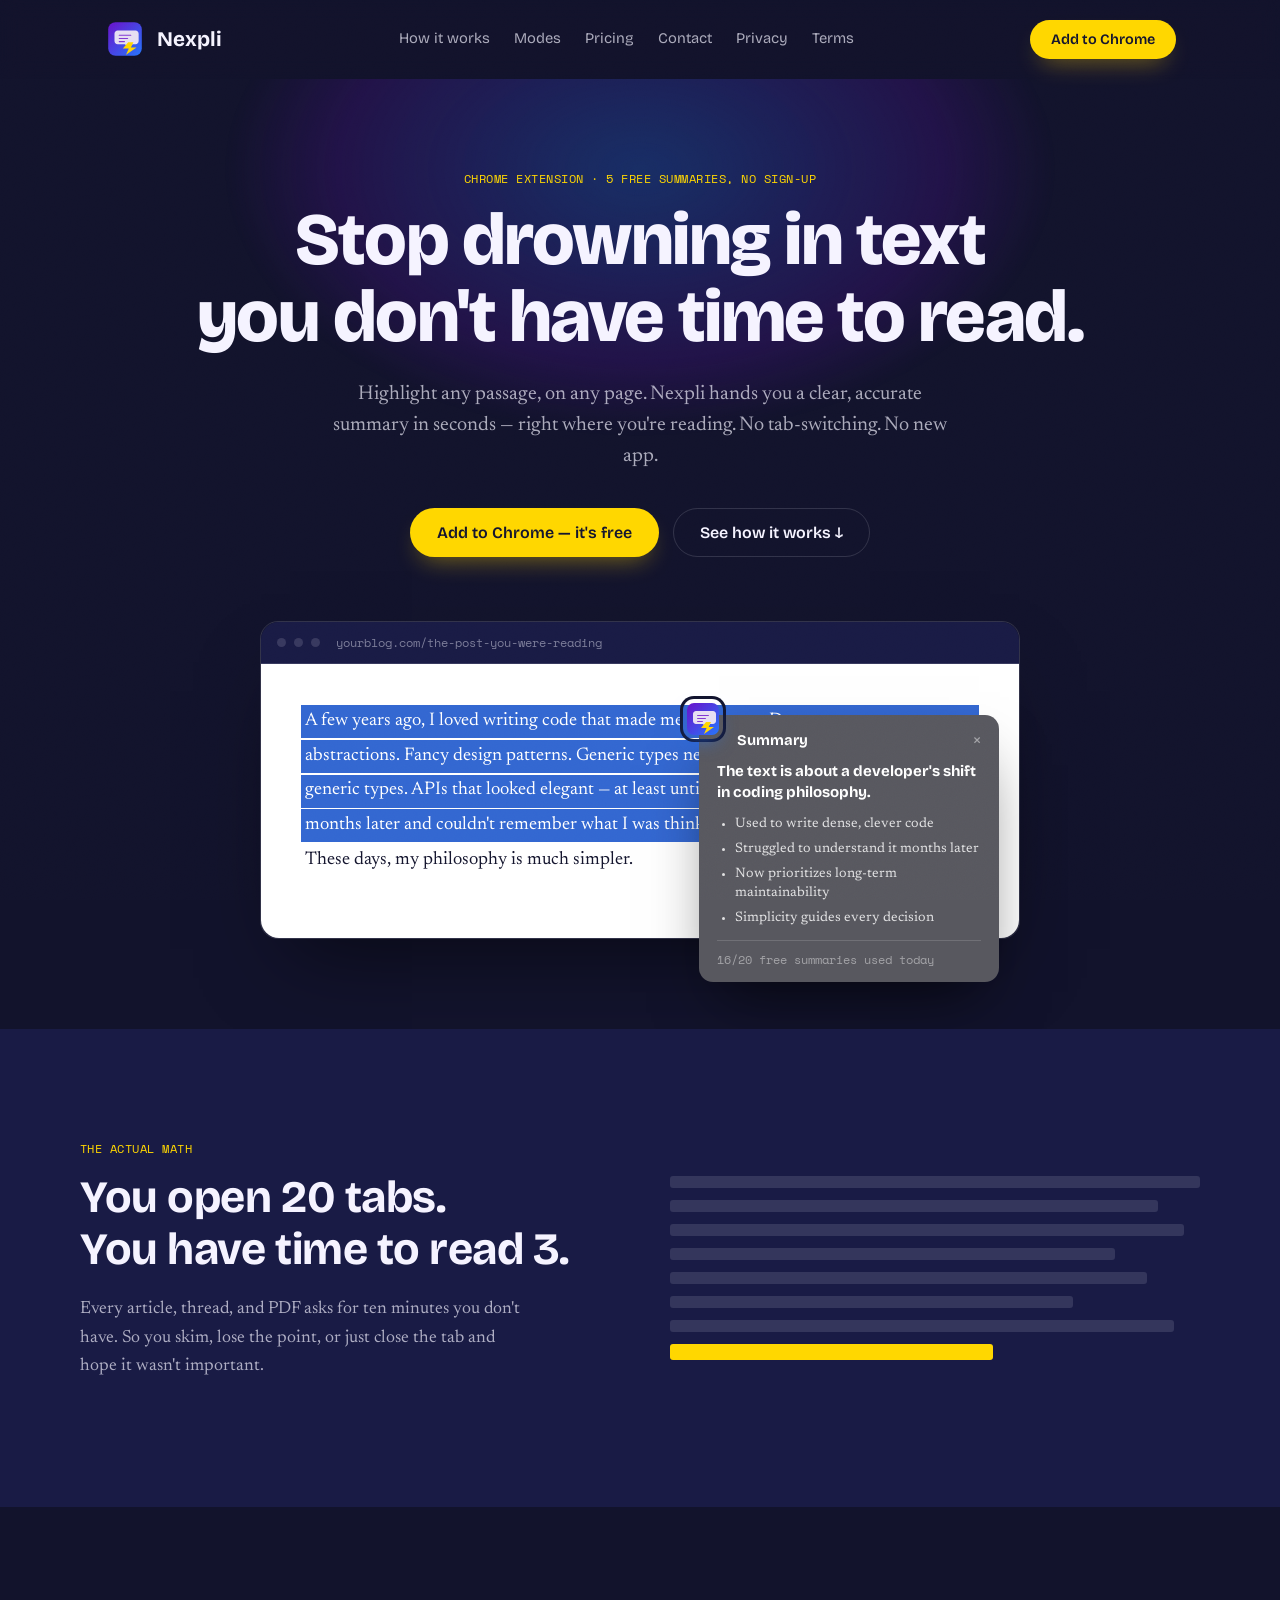
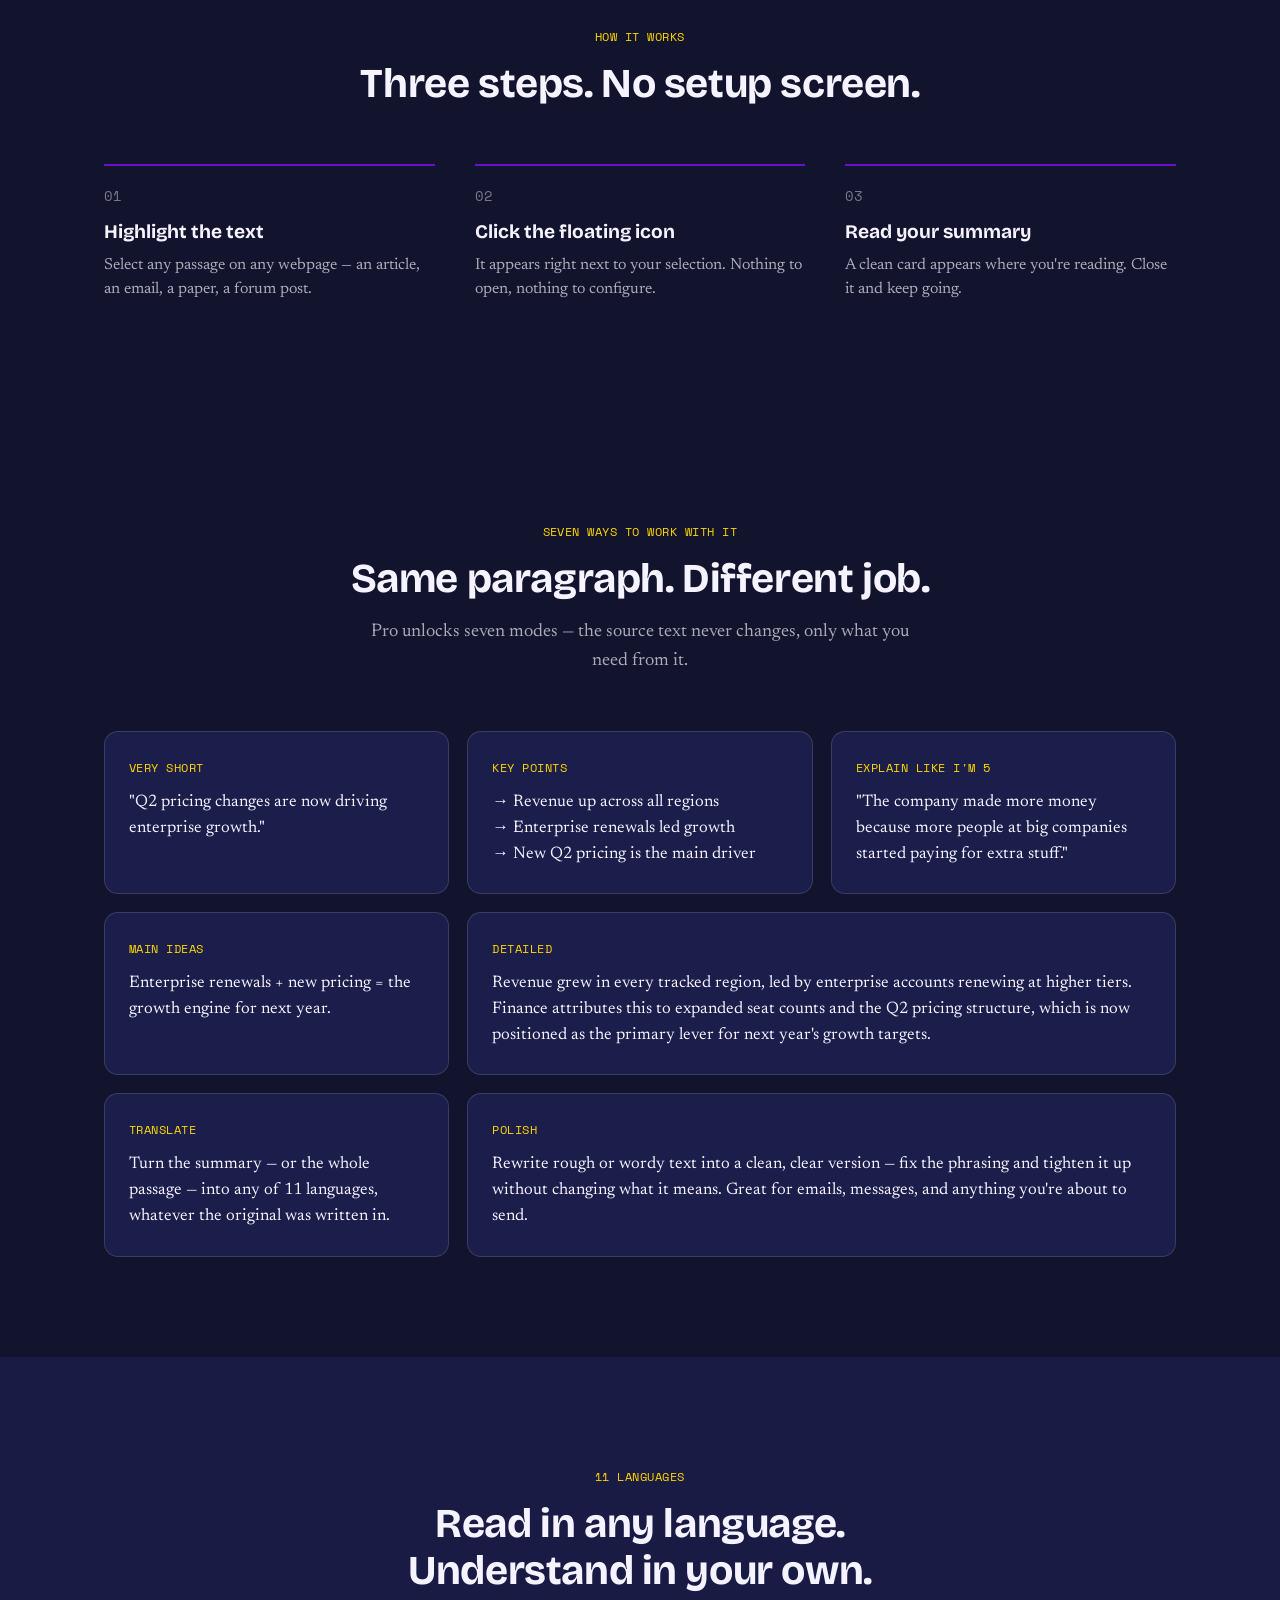
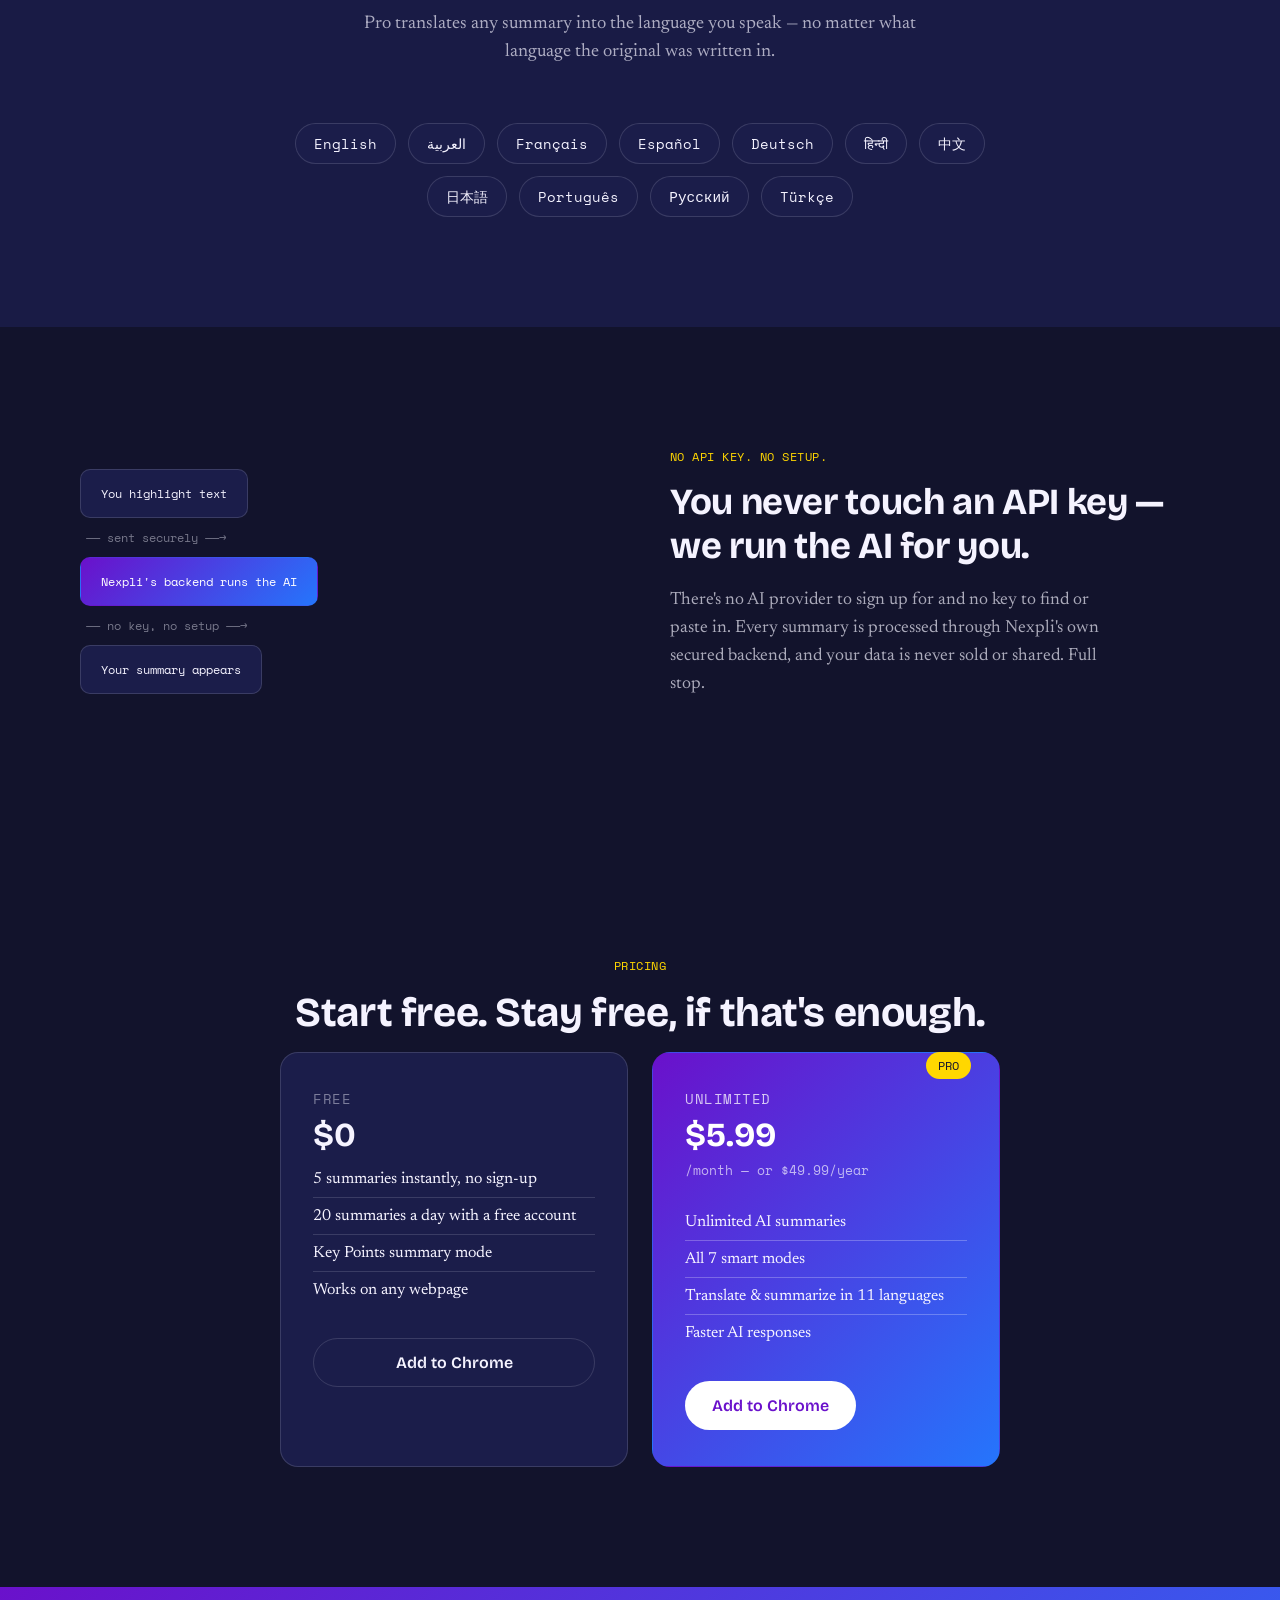
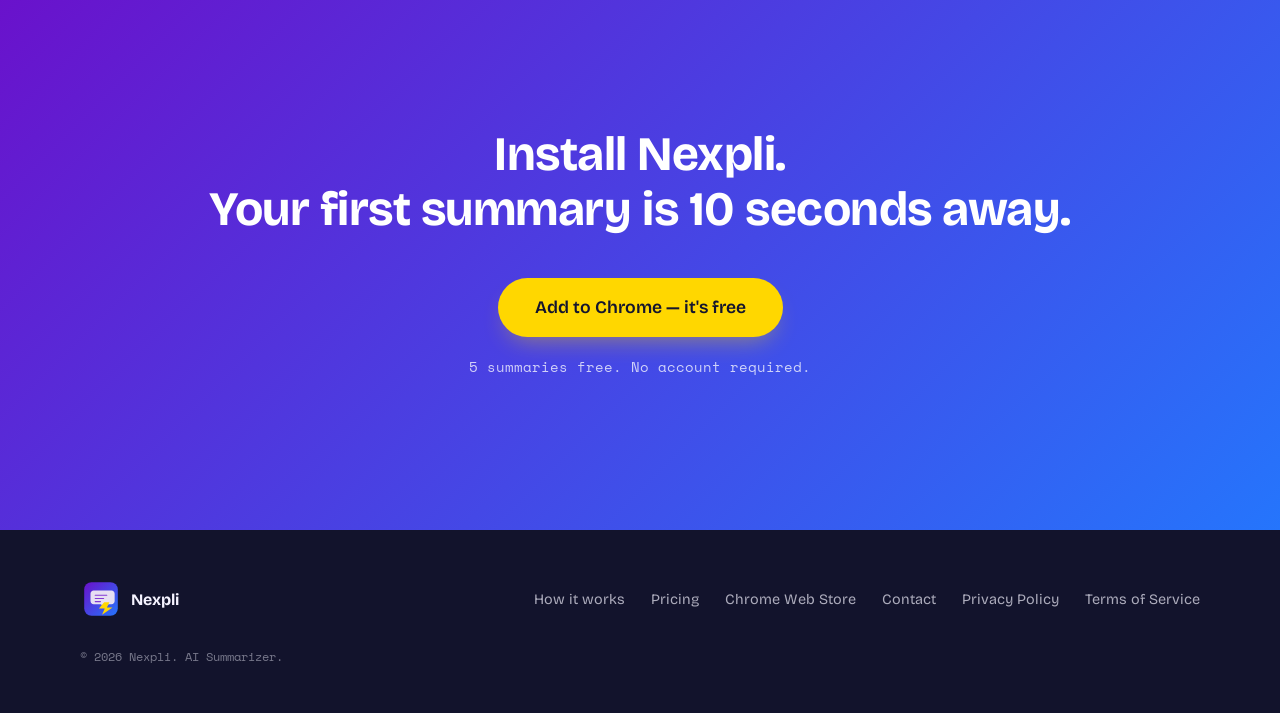
<file: index.html>
<!DOCTYPE html>
<html lang="en">
<head>
<meta charset="UTF-8">
<meta name="viewport" content="width=device-width, initial-scale=1.0">
<title>Nexpli — AI Summarizer for Chrome</title>
<meta name="description" content="Highlight any text on any webpage and get an instant AI summary — without leaving the page. 5 free summaries instantly, up to 20/day with a free account. No setup required.">
<link rel="canonical" href="https://sliman2017.github.io/">
<meta name="robots" content="index, follow">
<meta name="theme-color" content="#12132C">
<meta name="author" content="Slimane Hamdaoui">
<!-- Open Graph -->
<meta property="og:type" content="website">
<meta property="og:site_name" content="Nexpli">
<meta property="og:title" content="Nexpli — AI Summarizer for Chrome">
<meta property="og:description" content="Highlight any text on any webpage and get an instant AI summary — without leaving the page. 5 free summaries instantly, up to 20/day with a free account. No setup required.">
<meta property="og:url" content="https://sliman2017.github.io/">
<meta property="og:image" content="https://sliman2017.github.io/og-image.png">
<meta property="og:image:width" content="1200">
<meta property="og:image:height" content="630">
<meta property="og:image:alt" content="Nexpli — AI Summarizer for Chrome">
<meta property="og:locale" content="en_US">
<!-- Twitter -->
<meta name="twitter:card" content="summary_large_image">
<meta name="twitter:title" content="Nexpli — AI Summarizer for Chrome">
<meta name="twitter:description" content="Highlight any text on any webpage and get an instant AI summary — without leaving the page. 5 free summaries instantly, up to 20/day with a free account. No setup required.">
<meta name="twitter:image" content="https://sliman2017.github.io/og-image.png">
<meta name="twitter:image:alt" content="Nexpli — AI Summarizer for Chrome">
<link rel="icon" href="logo.svg" type="image/svg+xml">
<link rel="manifest" href="site.webmanifest">
<link rel="preconnect" href="https://fonts.googleapis.com">
<link rel="preconnect" href="https://fonts.gstatic.com" crossorigin>
<link href="https://fonts.googleapis.com/css2?family=Bricolage+Grotesque:opsz,wght@12..96,400;12..96,500;12..96,600;12..96,700;12..96,800&family=Newsreader:ital,opsz,wght@0,6..72,400;0,6..72,500;1,6..72,400;1,6..72,500&family=Space+Mono:wght@400;700&display=swap" rel="stylesheet">
<link rel="stylesheet" href="style.css">
<script type="application/ld+json">
{
  "@context": "https://schema.org",
  "@graph": [
    {
      "@type": "SoftwareApplication",
      "@id": "https://sliman2017.github.io/#app",
      "name": "Nexpli — AI Summarizer",
      "operatingSystem": "Chrome",
      "applicationCategory": "BrowserApplication",
      "description": "Highlight any text on any webpage and get an instant AI summary without leaving the page. Summarize, translate, explain, and rewrite selected text. Free to start, no setup required.",
      "url": "https://sliman2017.github.io/",
      "downloadUrl": "https://chromewebstore.google.com/detail/nexpli-%E2%80%93-instant-text-sum/maikmecgnghaihekngeamjnfapdenahp",
      "installUrl": "https://chromewebstore.google.com/detail/nexpli-%E2%80%93-instant-text-sum/maikmecgnghaihekngeamjnfapdenahp",
      "image": "https://sliman2017.github.io/og-image.png",
      "featureList": [
        "Highlight-to-summarize on any webpage",
        "Seven modes including Translate and Polish",
        "Translate summaries into 11 languages",
        "No API key or AI-provider sign-up required"
      ],
      "offers": [
        {
          "@type": "Offer",
          "name": "Free",
          "price": "0",
          "priceCurrency": "USD",
          "description": "5 free summaries instantly, up to 20 per day with a free account."
        },
        {
          "@type": "Offer",
          "name": "Pro (Monthly)",
          "price": "5.99",
          "priceCurrency": "USD",
          "description": "Unlimited summaries, all 7 modes including translate and polish, translation into 11 languages, faster processing."
        },
        {
          "@type": "Offer",
          "name": "Pro (Yearly)",
          "price": "49.99",
          "priceCurrency": "USD",
          "description": "Pro plan billed annually."
        }
      ],
      "publisher": { "@id": "https://sliman2017.github.io/#org" }
    },
    {
      "@type": "Organization",
      "@id": "https://sliman2017.github.io/#org",
      "name": "Slimane Hamdaoui, Inc.",
      "url": "https://sliman2017.github.io/",
      "logo": "https://sliman2017.github.io/logo.svg",
      "email": "inofsimon2015@gmail.com"
    },
    {
      "@type": "WebSite",
      "@id": "https://sliman2017.github.io/#website",
      "name": "Nexpli",
      "url": "https://sliman2017.github.io/",
      "publisher": { "@id": "https://sliman2017.github.io/#org" }
    }
  ]
}
</script>
</head>
<body>

<div class="grain"></div>

<header class="nav" id="nav">
  <div class="nav-inner">
    <a href="#top" class="nav-logo">
      <span class="logo-mark">
        <svg viewBox="0 0 200 200" xmlns="http://www.w3.org/2000/svg" role="img" aria-label="Nexpli">
          <defs>
            <linearGradient id="grad-nav" x1="0%" y1="0%" x2="100%" y2="100%">
              <stop offset="0%" stop-color="#6a11cb"/>
              <stop offset="100%" stop-color="#2575fc"/>
            </linearGradient>
          </defs>
          <rect x="20" y="20" width="160" height="160" rx="35" fill="url(#grad-nav)"/>
          <g transform="translate(50, 60)">
            <path d="M15 0C6.716 0 0 6.716 0 15v35c0 8.284 6.716 15 15 15h35l18 19.5L86 65h14c8.284 0 15-6.716 15-15V15c0-8.284-6.716-15-15-15H15z" fill="#E6DFF2"/>
            <rect x="20" y="20" width="60" height="5" rx="2" fill="#6a11cb" opacity="0.8"/>
            <rect x="20" y="35" width="45" height="5" rx="2" fill="#6a11cb" opacity="0.8"/>
            <rect x="20" y="50" width="30" height="5" rx="2" fill="#6a11cb" opacity="0.8"/>
          </g>
          <polygon points="115 115 140 115 128 140 155 140 105 175 118 145 90 145" fill="#FFD700"/>
        </svg>
      </span>
      <span class="logo-word">Nexpli</span>
    </a>
    <nav class="nav-links">
      <a href="#how">How it works</a>
      <a href="#modes">Modes</a>
      <a href="#pricing">Pricing</a>
      <a href="contact.html">Contact</a>
      <a href="privacy.html">Privacy</a>
      <a href="terms.html">Terms</a>
    </nav>
    <a href="https://chromewebstore.google.com/detail/nexpli-%E2%80%93-instant-text-sum/maikmecgnghaihekngeamjnfapdenahp" target="_blank" rel="noopener" class="btn btn-primary btn-small">Add to Chrome</a>
  </div>
</header>

<main id="top">

  <!-- HERO -->
  <section class="hero">
    <div class="hero-inner">
      <p class="eyebrow">Chrome Extension · 5 free summaries, no sign-up</p>
      <h1 class="hero-title">Stop drowning in text<br>you don't have time to read.</h1>
      <p class="hero-sub">Highlight any passage, on any page. Nexpli hands you a clear, accurate summary in seconds — right where you're reading. No tab-switching. No new app.</p>
      <div class="hero-actions">
        <a href="https://chromewebstore.google.com/detail/nexpli-%E2%80%93-instant-text-sum/maikmecgnghaihekngeamjnfapdenahp" target="_blank" rel="noopener" class="btn btn-primary">Add to Chrome — it's free</a>
        <a href="#how" class="btn btn-ghost">See how it works ↓</a>
      </div>

      <div class="demo" id="demo">
        <div class="demo-chrome">
          <span class="dot"></span><span class="dot"></span><span class="dot"></span>
          <span class="demo-url">yourblog.com/the-post-you-were-reading</span>
        </div>
        <div class="demo-body">
          <p class="demo-para">
            <span class="demo-line highlightable">A few years ago, I loved writing code that made me feel smart. Dense</span>
            <span class="demo-line highlightable">abstractions. Fancy design patterns. Generic types nested inside more</span>
            <span class="demo-line highlightable">generic types. APIs that looked elegant — at least until I came back six</span>
            <span class="demo-line highlightable">months later and couldn't remember what I was thinking.</span>
            <span class="demo-line">These days, my philosophy is much simpler.</span>
          </p>

          <div class="demo-popup" id="demoPopup">
            <div class="demo-icon" id="demoIcon">
              <svg viewBox="0 0 200 200" xmlns="http://www.w3.org/2000/svg" aria-hidden="true">
                <defs>
                  <linearGradient id="grad-demoicon" x1="0%" y1="0%" x2="100%" y2="100%">
                    <stop offset="0%" stop-color="#6a11cb"/>
                    <stop offset="100%" stop-color="#2575fc"/>
                  </linearGradient>
                </defs>
                <rect x="20" y="20" width="160" height="160" rx="35" fill="url(#grad-demoicon)"/>
                <g transform="translate(50, 60)">
                  <path d="M15 0C6.716 0 0 6.716 0 15v35c0 8.284 6.716 15 15 15h35l18 19.5L86 65h14c8.284 0 15-6.716 15-15V15c0-8.284-6.716-15-15-15H15z" fill="#E6DFF2"/>
                  <rect x="20" y="20" width="60" height="5" rx="2" fill="#6a11cb" opacity="0.8"/>
                  <rect x="20" y="35" width="45" height="5" rx="2" fill="#6a11cb" opacity="0.8"/>
                  <rect x="20" y="50" width="30" height="5" rx="2" fill="#6a11cb" opacity="0.8"/>
                </g>
                <polygon points="115 115 140 115 128 140 155 140 105 175 118 145 90 145" fill="#FFD700"/>
              </svg>
            </div>

            <div class="demo-card" id="demoCard">
            <div class="demo-card-head">
              <span class="demo-card-logo">
                <svg viewBox="0 0 200 200" xmlns="http://www.w3.org/2000/svg" aria-hidden="true">
                  <defs>
                    <linearGradient id="grad-cardicon" x1="0%" y1="0%" x2="100%" y2="100%">
                      <stop offset="0%" stop-color="#6a11cb"/>
                      <stop offset="100%" stop-color="#2575fc"/>
                    </linearGradient>
                  </defs>
                  <rect x="20" y="20" width="160" height="160" rx="35" fill="url(#grad-cardicon)"/>
                  <g transform="translate(50, 60)">
                    <path d="M15 0C6.716 0 0 6.716 0 15v35c0 8.284 6.716 15 15 15h35l18 19.5L86 65h14c8.284 0 15-6.716 15-15V15c0-8.284-6.716-15-15-15H15z" fill="#E6DFF2"/>
                  </g>
                  <polygon points="115 115 140 115 128 140 155 140 105 175 118 145 90 145" fill="#FFD700"/>
                </svg>
              </span>
              <p class="demo-card-label">Summary</p>
              <span class="demo-card-close" aria-hidden="true">&times;</span>
            </div>
            <p class="demo-card-heading">The text is about a developer's shift in coding philosophy.</p>
            <ul class="demo-card-list">
              <li>Used to write dense, clever code</li>
              <li>Struggled to understand it months later</li>
              <li>Now prioritizes long-term maintainability</li>
              <li>Simplicity guides every decision</li>
            </ul>
            <p class="demo-card-footnote">16/20 free summaries used today</p>
            </div>
          </div>
        </div>
      </div>
    </div>
  </section>

  <!-- PROBLEM -->
  <section class="problem">
    <div class="problem-inner">
      <div class="problem-text">
        <p class="eyebrow eyebrow-dark">The actual math</p>
        <h2>You open 20 tabs.<br>You have time to read 3.</h2>
        <p class="problem-copy">Every article, thread, and PDF asks for ten minutes you don't have. So you skim, lose the point, or just close the tab and hope it wasn't important.</p>
      </div>
      <div class="problem-viz" aria-hidden="true">
        <div class="viz-row" style="width: 100%"></div>
        <div class="viz-row" style="width: 92%"></div>
        <div class="viz-row" style="width: 97%"></div>
        <div class="viz-row" style="width: 84%"></div>
        <div class="viz-row" style="width: 90%"></div>
        <div class="viz-row" style="width: 76%"></div>
        <div class="viz-row" style="width: 95%"></div>
        <div class="viz-row viz-highlight" style="width: 61%"></div>
      </div>
    </div>
  </section>

  <!-- HOW IT WORKS -->
  <section class="how" id="how">
    <p class="eyebrow center">How it works</p>
    <h2 class="section-title center">Three steps. No setup screen.</h2>
    <div class="steps">
      <div class="step">
        <span class="step-num">01</span>
        <h3>Highlight the text</h3>
        <p>Select any passage on any webpage — an article, an email, a paper, a forum post.</p>
      </div>
      <div class="step">
        <span class="step-num">02</span>
        <h3>Click the floating icon</h3>
        <p>It appears right next to your selection. Nothing to open, nothing to configure.</p>
      </div>
      <div class="step">
        <span class="step-num">03</span>
        <h3>Read your summary</h3>
        <p>A clean card appears where you're reading. Close it and keep going.</p>
      </div>
    </div>
  </section>

  <!-- MODES -->
  <section class="modes" id="modes">
    <p class="eyebrow center">Seven ways to work with it</p>
    <h2 class="section-title center">Same paragraph. Different job.</h2>
    <p class="section-sub center">Pro unlocks seven modes — the source text never changes, only what you need from it.</p>

    <div class="mode-grid">
      <div class="mode-card">
        <p class="mode-name">Very Short</p>
        <p class="mode-output">"Q2 pricing changes are now driving enterprise growth."</p>
      </div>
      <div class="mode-card">
        <p class="mode-name">Key Points</p>
        <p class="mode-output">→ Revenue up across all regions<br>→ Enterprise renewals led growth<br>→ New Q2 pricing is the main driver</p>
      </div>
      <div class="mode-card">
        <p class="mode-name">Explain Like I'm 5</p>
        <p class="mode-output">"The company made more money because more people at big companies started paying for extra stuff."</p>
      </div>
      <div class="mode-card">
        <p class="mode-name">Main Ideas</p>
        <p class="mode-output">Enterprise renewals + new pricing = the growth engine for next year.</p>
      </div>
      <div class="mode-card mode-card-wide">
        <p class="mode-name">Detailed</p>
        <p class="mode-output">Revenue grew in every tracked region, led by enterprise accounts renewing at higher tiers. Finance attributes this to expanded seat counts and the Q2 pricing structure, which is now positioned as the primary lever for next year's growth targets.</p>
      </div>
      <div class="mode-card">
        <p class="mode-name">Translate</p>
        <p class="mode-output">Turn the summary — or the whole passage — into any of 11 languages, whatever the original was written in.</p>
      </div>
      <div class="mode-card mode-card-wide">
        <p class="mode-name">Polish</p>
        <p class="mode-output">Rewrite rough or wordy text into a clean, clear version — fix the phrasing and tighten it up without changing what it means. Great for emails, messages, and anything you're about to send.</p>
      </div>
    </div>
  </section>

  <!-- LANGUAGES -->
  <section class="languages" id="languages">
    <div class="lang-inner">
      <p class="eyebrow center">11 languages</p>
      <h2 class="section-title center">Read in any language.<br>Understand in your own.</h2>
      <p class="section-sub center">Pro translates any summary into the language you speak — no matter what language the original was written in.</p>
      <div class="lang-chips">
        <span class="chip">English</span>
        <span class="chip">العربية</span>
        <span class="chip">Français</span>
        <span class="chip">Español</span>
        <span class="chip">Deutsch</span>
        <span class="chip">हिन्दी</span>
        <span class="chip">中文</span>
        <span class="chip">日本語</span>
        <span class="chip">Português</span>
        <span class="chip">Русский</span>
        <span class="chip">Türkçe</span>
      </div>
    </div>
  </section>

  <!-- ZERO SETUP -->
  <section class="privacy">
    <div class="privacy-inner">
      <div class="privacy-diagram" aria-hidden="true">
        <div class="pd-box">You highlight text</div>
        <div class="pd-arrow">—— sent securely ——→</div>
        <div class="pd-box pd-box-dark">Nexpli's backend runs the AI</div>
        <div class="pd-arrow">—— no key, no setup ——→</div>
        <div class="pd-box">Your summary appears</div>
      </div>
      <div class="privacy-text">
        <p class="eyebrow eyebrow-dark">No API key. No setup.</p>
        <h2>You never touch an API key — we run the AI for you.</h2>
        <p class="problem-copy">There's no AI provider to sign up for and no key to find or paste in. Every summary is processed through Nexpli's own secured backend, and your data is never sold or shared. Full stop.</p>
      </div>
    </div>
  </section>

  <!-- PRICING -->
  <section class="pricing" id="pricing">
    <p class="eyebrow center">Pricing</p>
    <h2 class="section-title center">Start free. Stay free, if that's enough.</h2>

    <div class="price-grid">
      <div class="price-card">
        <p class="price-name">Free</p>
        <p class="price-amount">$0</p>
        <ul class="price-list">
          <li>5 summaries instantly, no sign-up</li>
          <li>20 summaries a day with a free account</li>
          <li>Key Points summary mode</li>
          <li>Works on any webpage</li>
        </ul>
        <a href="https://chromewebstore.google.com/detail/nexpli-%E2%80%93-instant-text-sum/maikmecgnghaihekngeamjnfapdenahp" target="_blank" rel="noopener" class="btn btn-outline">Add to Chrome</a>
      </div>
      <div class="price-card price-card-pro">
        <p class="price-badge">Pro</p>
        <p class="price-name">Unlimited</p>
        <p class="price-amount">$5.99</p>
        <p class="price-period">/month — or $49.99/year</p>
        <ul class="price-list">
          <li>Unlimited AI summaries</li>
          <li>All 7 smart modes</li>
          <li>Translate &amp; summarize in 11 languages</li>
          <li>Faster AI responses</li>
        </ul>
        <a href="https://chromewebstore.google.com/detail/nexpli-%E2%80%93-instant-text-sum/maikmecgnghaihekngeamjnfapdenahp" target="_blank" rel="noopener" class="btn btn-primary">Add to Chrome</a>
      </div>
    </div>
  </section>

  <!-- FINAL CTA -->
  <section class="final-cta" id="install">
    <h2>Install Nexpli.<br>Your first summary is 10 seconds away.</h2>
    <a href="https://chromewebstore.google.com/detail/nexpli-%E2%80%93-instant-text-sum/maikmecgnghaihekngeamjnfapdenahp" target="_blank" rel="noopener" class="btn btn-primary btn-large">Add to Chrome — it's free</a>
    <p class="final-note">5 summaries free. No account required.</p>
  </section>

</main>

<footer class="footer">
  <div class="footer-inner">
    <div class="footer-brand">
      <span class="logo-mark">
        <svg viewBox="0 0 200 200" xmlns="http://www.w3.org/2000/svg" role="img" aria-label="Nexpli">
          <defs>
            <linearGradient id="grad-foot" x1="0%" y1="0%" x2="100%" y2="100%">
              <stop offset="0%" stop-color="#6a11cb"/>
              <stop offset="100%" stop-color="#2575fc"/>
            </linearGradient>
          </defs>
          <rect x="20" y="20" width="160" height="160" rx="35" fill="url(#grad-foot)"/>
          <g transform="translate(50, 60)">
            <path d="M15 0C6.716 0 0 6.716 0 15v35c0 8.284 6.716 15 15 15h35l18 19.5L86 65h14c8.284 0 15-6.716 15-15V15c0-8.284-6.716-15-15-15H15z" fill="#E6DFF2"/>
            <rect x="20" y="20" width="60" height="5" rx="2" fill="#6a11cb" opacity="0.8"/>
            <rect x="20" y="35" width="45" height="5" rx="2" fill="#6a11cb" opacity="0.8"/>
            <rect x="20" y="50" width="30" height="5" rx="2" fill="#6a11cb" opacity="0.8"/>
          </g>
          <polygon points="115 115 140 115 128 140 155 140 105 175 118 145 90 145" fill="#FFD700"/>
        </svg>
      </span>
      <span class="logo-word">Nexpli</span>
    </div>
    <div class="footer-links">
      <a href="#how">How it works</a>
      <a href="#pricing">Pricing</a>
      <a href="https://chromewebstore.google.com/detail/nexpli-%E2%80%93-instant-text-sum/maikmecgnghaihekngeamjnfapdenahp" target="_blank" rel="noopener">Chrome Web Store</a>
      <a href="contact.html">Contact</a>
      <a href="privacy.html">Privacy Policy</a>
      <a href="terms.html">Terms of Service</a>
    </div>
    <p class="footer-copy">© 2026 Nexpli. AI Summarizer.</p>
  </div>
</footer>

<script src="script.js"></script>
</body>
</html>
</file>
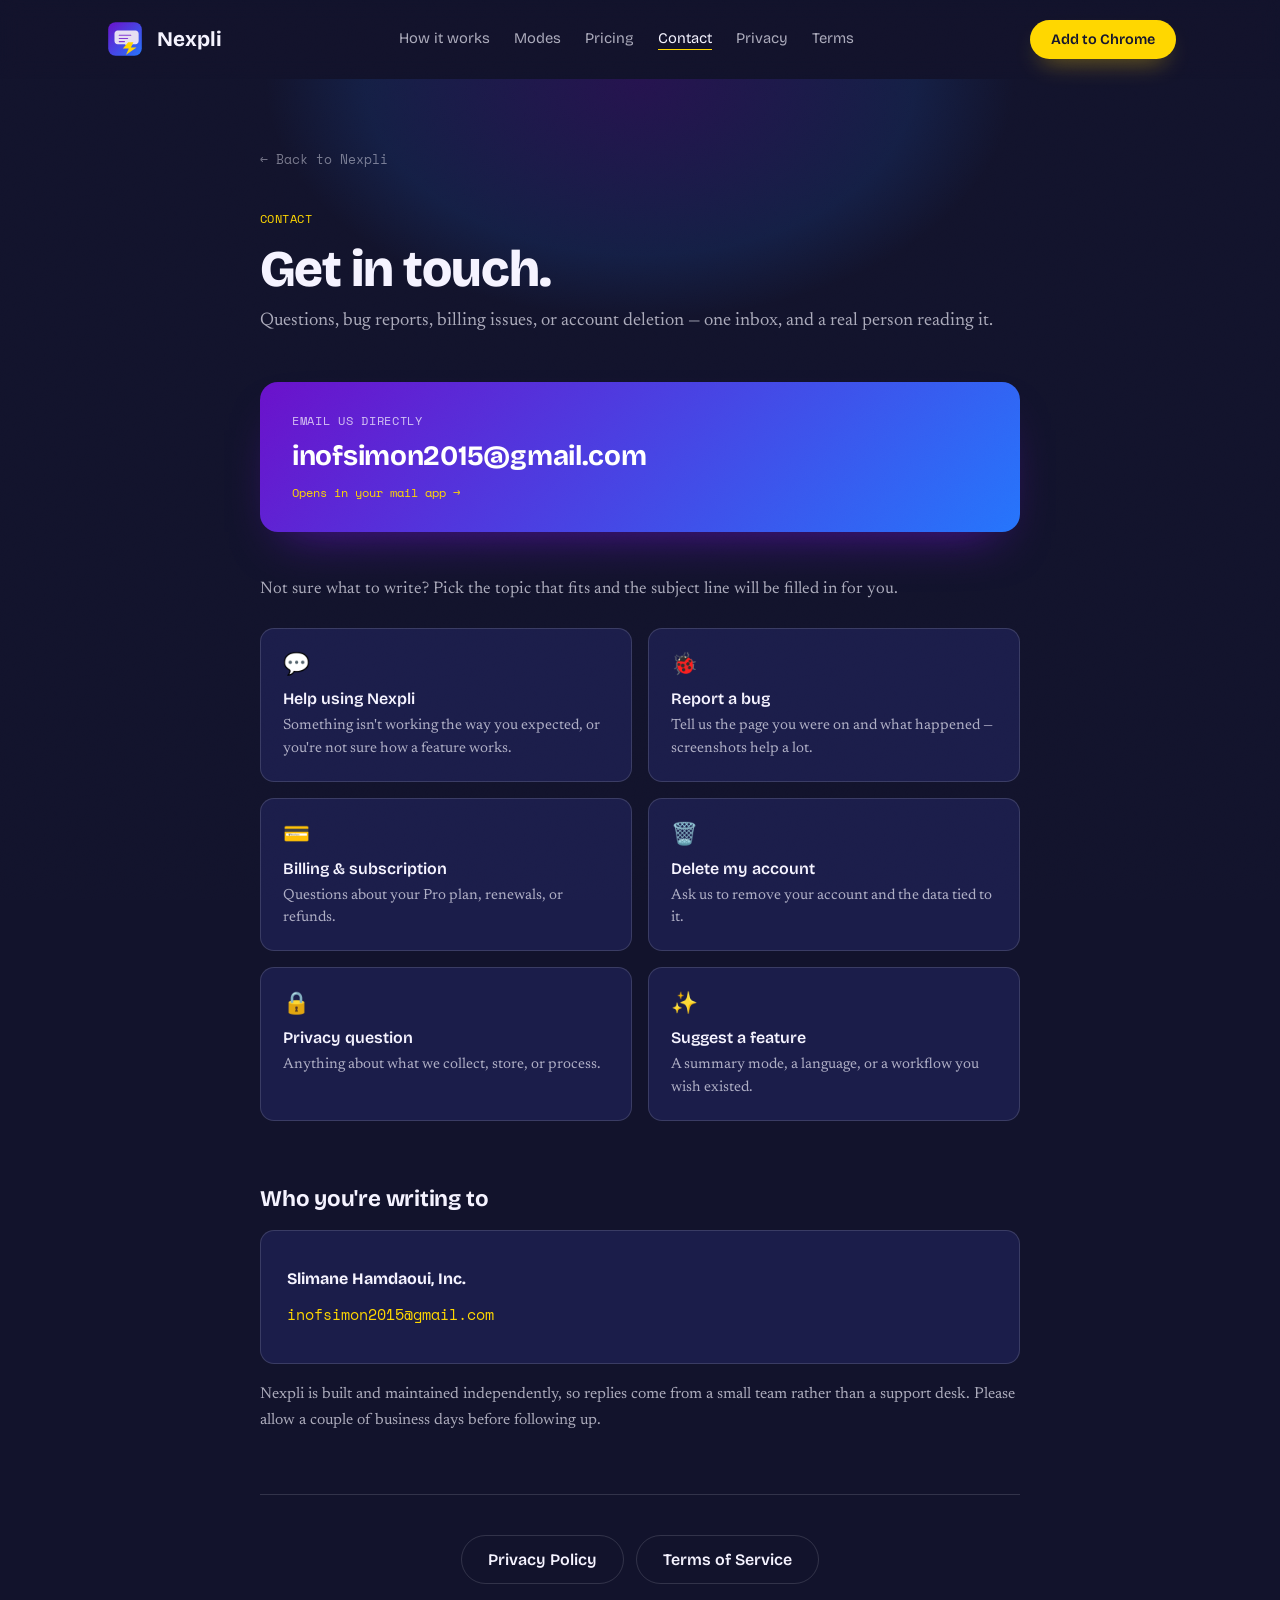
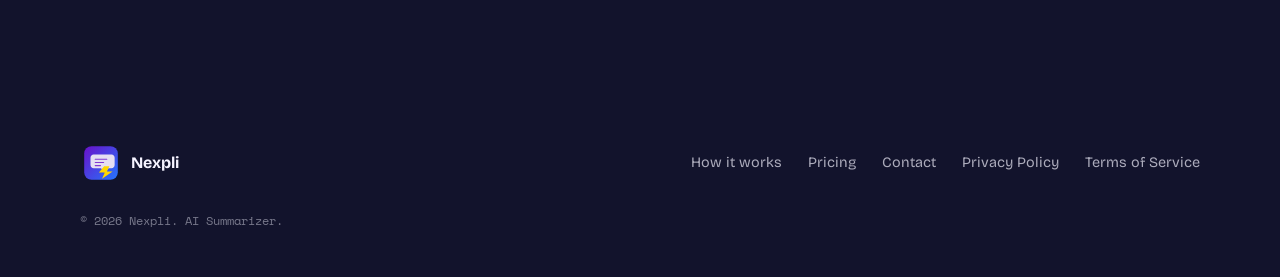
<file: contact.html>
<!DOCTYPE html>
<html lang="en">
<head>
<meta charset="UTF-8">
<meta name="viewport" content="width=device-width, initial-scale=1.0">
<title>Contact — Nexpli AI Summarizer</title>
<meta name="description" content="Get in touch with the team behind Nexpli. Support, billing, account deletion, privacy questions, and feature requests — one inbox, a real person reading it.">
<link rel="canonical" href="https://sliman2017.github.io/contact.html">
<meta name="robots" content="index, follow">
<meta name="theme-color" content="#12132C">
<meta name="author" content="Slimane Hamdaoui">
<!-- Open Graph -->
<meta property="og:type" content="website">
<meta property="og:site_name" content="Nexpli">
<meta property="og:title" content="Contact — Nexpli AI Summarizer">
<meta property="og:description" content="Get in touch with the team behind Nexpli. Support, billing, account deletion, privacy questions, and feature requests — one inbox, a real person reading it.">
<meta property="og:url" content="https://sliman2017.github.io/contact.html">
<meta property="og:image" content="https://sliman2017.github.io/og-image.png">
<meta property="og:image:width" content="1200">
<meta property="og:image:height" content="630">
<meta property="og:image:alt" content="Nexpli — AI Summarizer for Chrome">
<meta property="og:locale" content="en_US">
<!-- Twitter -->
<meta name="twitter:card" content="summary_large_image">
<meta name="twitter:title" content="Contact — Nexpli AI Summarizer">
<meta name="twitter:description" content="Get in touch with the team behind Nexpli. Support, billing, account deletion, privacy questions, and feature requests — one inbox, a real person reading it.">
<meta name="twitter:image" content="https://sliman2017.github.io/og-image.png">
<meta name="twitter:image:alt" content="Nexpli — AI Summarizer for Chrome">
<link rel="icon" href="logo.svg" type="image/svg+xml">
<link rel="manifest" href="site.webmanifest">
<link rel="preconnect" href="https://fonts.googleapis.com">
<link rel="preconnect" href="https://fonts.gstatic.com" crossorigin>
<link href="https://fonts.googleapis.com/css2?family=Bricolage+Grotesque:opsz,wght@12..96,400;12..96,500;12..96,600;12..96,700;12..96,800&family=Newsreader:ital,opsz,wght@0,6..72,400;0,6..72,500;1,6..72,400;1,6..72,500&family=Space+Mono:wght@400;700&display=swap" rel="stylesheet">
<link rel="stylesheet" href="style.css">
<script type="application/ld+json">
{
  "@context": "https://schema.org",
  "@type": "ContactPage",
  "name": "Contact Nexpli",
  "url": "https://sliman2017.github.io/contact.html",
  "mainEntity": {
    "@type": "Organization",
    "name": "Slimane Hamdaoui, Inc.",
    "email": "inofsimon2015@gmail.com",
    "url": "https://sliman2017.github.io/"
  }
}
</script>
</head>
<body>

<div class="grain"></div>

<header class="nav" id="nav">
  <div class="nav-inner">
    <a href="index.html" class="nav-logo">
      <span class="logo-mark">
        <svg viewBox="0 0 200 200" xmlns="http://www.w3.org/2000/svg" role="img" aria-label="Nexpli">
          <defs>
            <linearGradient id="grad-nav" x1="0%" y1="0%" x2="100%" y2="100%">
              <stop offset="0%" stop-color="#6a11cb"/>
              <stop offset="100%" stop-color="#2575fc"/>
            </linearGradient>
          </defs>
          <rect x="20" y="20" width="160" height="160" rx="35" fill="url(#grad-nav)"/>
          <g transform="translate(50, 60)">
            <path d="M15 0C6.716 0 0 6.716 0 15v35c0 8.284 6.716 15 15 15h35l18 19.5L86 65h14c8.284 0 15-6.716 15-15V15c0-8.284-6.716-15-15-15H15z" fill="#E6DFF2"/>
            <rect x="20" y="20" width="60" height="5" rx="2" fill="#6a11cb" opacity="0.8"/>
            <rect x="20" y="35" width="45" height="5" rx="2" fill="#6a11cb" opacity="0.8"/>
            <rect x="20" y="50" width="30" height="5" rx="2" fill="#6a11cb" opacity="0.8"/>
          </g>
          <polygon points="115 115 140 115 128 140 155 140 105 175 118 145 90 145" fill="#FFD700"/>
        </svg>
      </span>
      <span class="logo-word">Nexpli</span>
    </a>
    <nav class="nav-links">
      <a href="index.html#how">How it works</a>
      <a href="index.html#modes">Modes</a>
      <a href="index.html#pricing">Pricing</a>
      <a href="contact.html" class="is-current">Contact</a>
      <a href="privacy.html">Privacy</a>
      <a href="terms.html">Terms</a>
    </nav>
    <a href="https://chromewebstore.google.com/detail/nexpli-%E2%80%93-instant-text-sum/maikmecgnghaihekngeamjnfapdenahp" target="_blank" rel="noopener" class="btn btn-primary btn-small">Add to Chrome</a>
  </div>
</header>

<main class="legal">
  <div class="legal-inner">

    <a href="index.html" class="legal-back">&larr; Back to Nexpli</a>

    <header class="legal-header">
      <p class="eyebrow">Contact</p>
      <h1 class="legal-title">Get in touch.</h1>
      <p class="legal-lede">Questions, bug reports, billing issues, or account deletion — one inbox, and a real person reading it.</p>
    </header>

    <a class="contact-hero" href="mailto:inofsimon2015@gmail.com">
      <span class="contact-hero-label">Email us directly</span>
      <span class="contact-hero-email">inofsimon2015@gmail.com</span>
      <span class="contact-hero-cta">Opens in your mail app &rarr;</span>
    </a>

    <p class="contact-intro">Not sure what to write? Pick the topic that fits and the subject line will be filled in for you.</p>

    <div class="contact-grid">
      <a class="contact-card" href="mailto:inofsimon2015@gmail.com?subject=Nexpli%20%E2%80%94%20Support%20request">
        <span class="contact-card-icon" aria-hidden="true">💬</span>
        <span class="contact-card-title">Help using Nexpli</span>
        <span class="contact-card-desc">Something isn't working the way you expected, or you're not sure how a feature works.</span>
      </a>

      <a class="contact-card" href="mailto:inofsimon2015@gmail.com?subject=Nexpli%20%E2%80%94%20Bug%20report">
        <span class="contact-card-icon" aria-hidden="true">🐞</span>
        <span class="contact-card-title">Report a bug</span>
        <span class="contact-card-desc">Tell us the page you were on and what happened — screenshots help a lot.</span>
      </a>

      <a class="contact-card" href="mailto:inofsimon2015@gmail.com?subject=Nexpli%20%E2%80%94%20Billing%20or%20subscription">
        <span class="contact-card-icon" aria-hidden="true">💳</span>
        <span class="contact-card-title">Billing &amp; subscription</span>
        <span class="contact-card-desc">Questions about your Pro plan, renewals, or refunds.</span>
      </a>

      <a class="contact-card" href="mailto:inofsimon2015@gmail.com?subject=Nexpli%20%E2%80%94%20Account%20deletion%20request">
        <span class="contact-card-icon" aria-hidden="true">🗑️</span>
        <span class="contact-card-title">Delete my account</span>
        <span class="contact-card-desc">Ask us to remove your account and the data tied to it.</span>
      </a>

      <a class="contact-card" href="mailto:inofsimon2015@gmail.com?subject=Nexpli%20%E2%80%94%20Privacy%20question">
        <span class="contact-card-icon" aria-hidden="true">🔒</span>
        <span class="contact-card-title">Privacy question</span>
        <span class="contact-card-desc">Anything about what we collect, store, or process.</span>
      </a>

      <a class="contact-card" href="mailto:inofsimon2015@gmail.com?subject=Nexpli%20%E2%80%94%20Feature%20idea">
        <span class="contact-card-icon" aria-hidden="true">✨</span>
        <span class="contact-card-title">Suggest a feature</span>
        <span class="contact-card-desc">A summary mode, a language, or a workflow you wish existed.</span>
      </a>
    </div>

    <section class="contact-details">
      <h2>Who you're writing to</h2>
      <div class="legal-contact">
        <p class="legal-contact-name">Slimane Hamdaoui, Inc.</p>
        <p><a href="mailto:inofsimon2015@gmail.com">inofsimon2015@gmail.com</a></p>
      </div>
      <p class="contact-note">Nexpli is built and maintained independently, so replies come from a small team rather than a support desk. Please allow a couple of business days before following up.</p>
    </section>

    <div class="legal-footer-nav contact-footer-nav">
      <a href="privacy.html" class="btn btn-ghost">Privacy Policy</a>
      <a href="terms.html" class="btn btn-ghost">Terms of Service</a>
    </div>

  </div>
</main>

<footer class="footer">
  <div class="footer-inner">
    <div class="footer-brand">
      <span class="logo-mark">
        <svg viewBox="0 0 200 200" xmlns="http://www.w3.org/2000/svg" role="img" aria-label="Nexpli">
          <defs>
            <linearGradient id="grad-foot" x1="0%" y1="0%" x2="100%" y2="100%">
              <stop offset="0%" stop-color="#6a11cb"/>
              <stop offset="100%" stop-color="#2575fc"/>
            </linearGradient>
          </defs>
          <rect x="20" y="20" width="160" height="160" rx="35" fill="url(#grad-foot)"/>
          <g transform="translate(50, 60)">
            <path d="M15 0C6.716 0 0 6.716 0 15v35c0 8.284 6.716 15 15 15h35l18 19.5L86 65h14c8.284 0 15-6.716 15-15V15c0-8.284-6.716-15-15-15H15z" fill="#E6DFF2"/>
            <rect x="20" y="20" width="60" height="5" rx="2" fill="#6a11cb" opacity="0.8"/>
            <rect x="20" y="35" width="45" height="5" rx="2" fill="#6a11cb" opacity="0.8"/>
            <rect x="20" y="50" width="30" height="5" rx="2" fill="#6a11cb" opacity="0.8"/>
          </g>
          <polygon points="115 115 140 115 128 140 155 140 105 175 118 145 90 145" fill="#FFD700"/>
        </svg>
      </span>
      <span class="logo-word">Nexpli</span>
    </div>
    <div class="footer-links">
      <a href="index.html#how">How it works</a>
      <a href="index.html#pricing">Pricing</a>
      <a href="contact.html">Contact</a>
      <a href="privacy.html">Privacy Policy</a>
      <a href="terms.html">Terms of Service</a>
    </div>
    <p class="footer-copy">© 2026 Nexpli. AI Summarizer.</p>
  </div>
</footer>

<script src="script.js"></script>
</body>
</html>
</file>
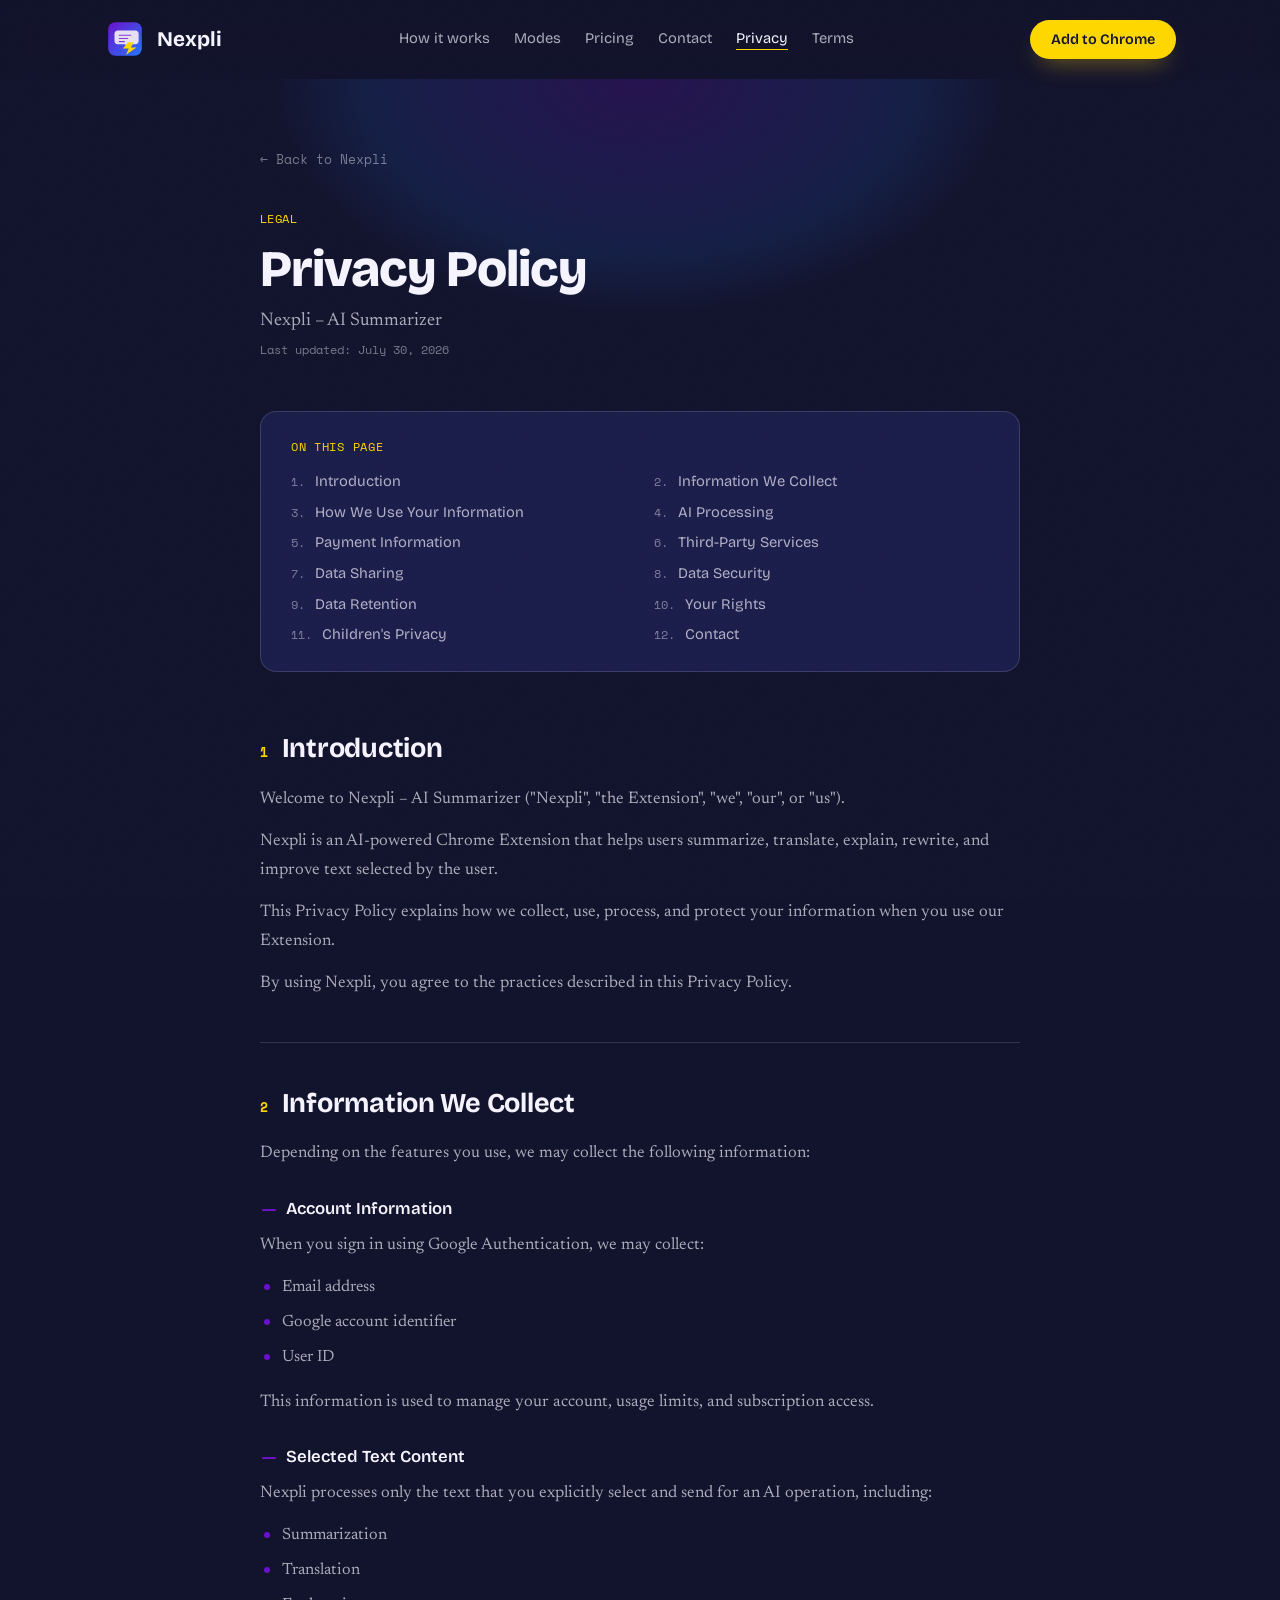
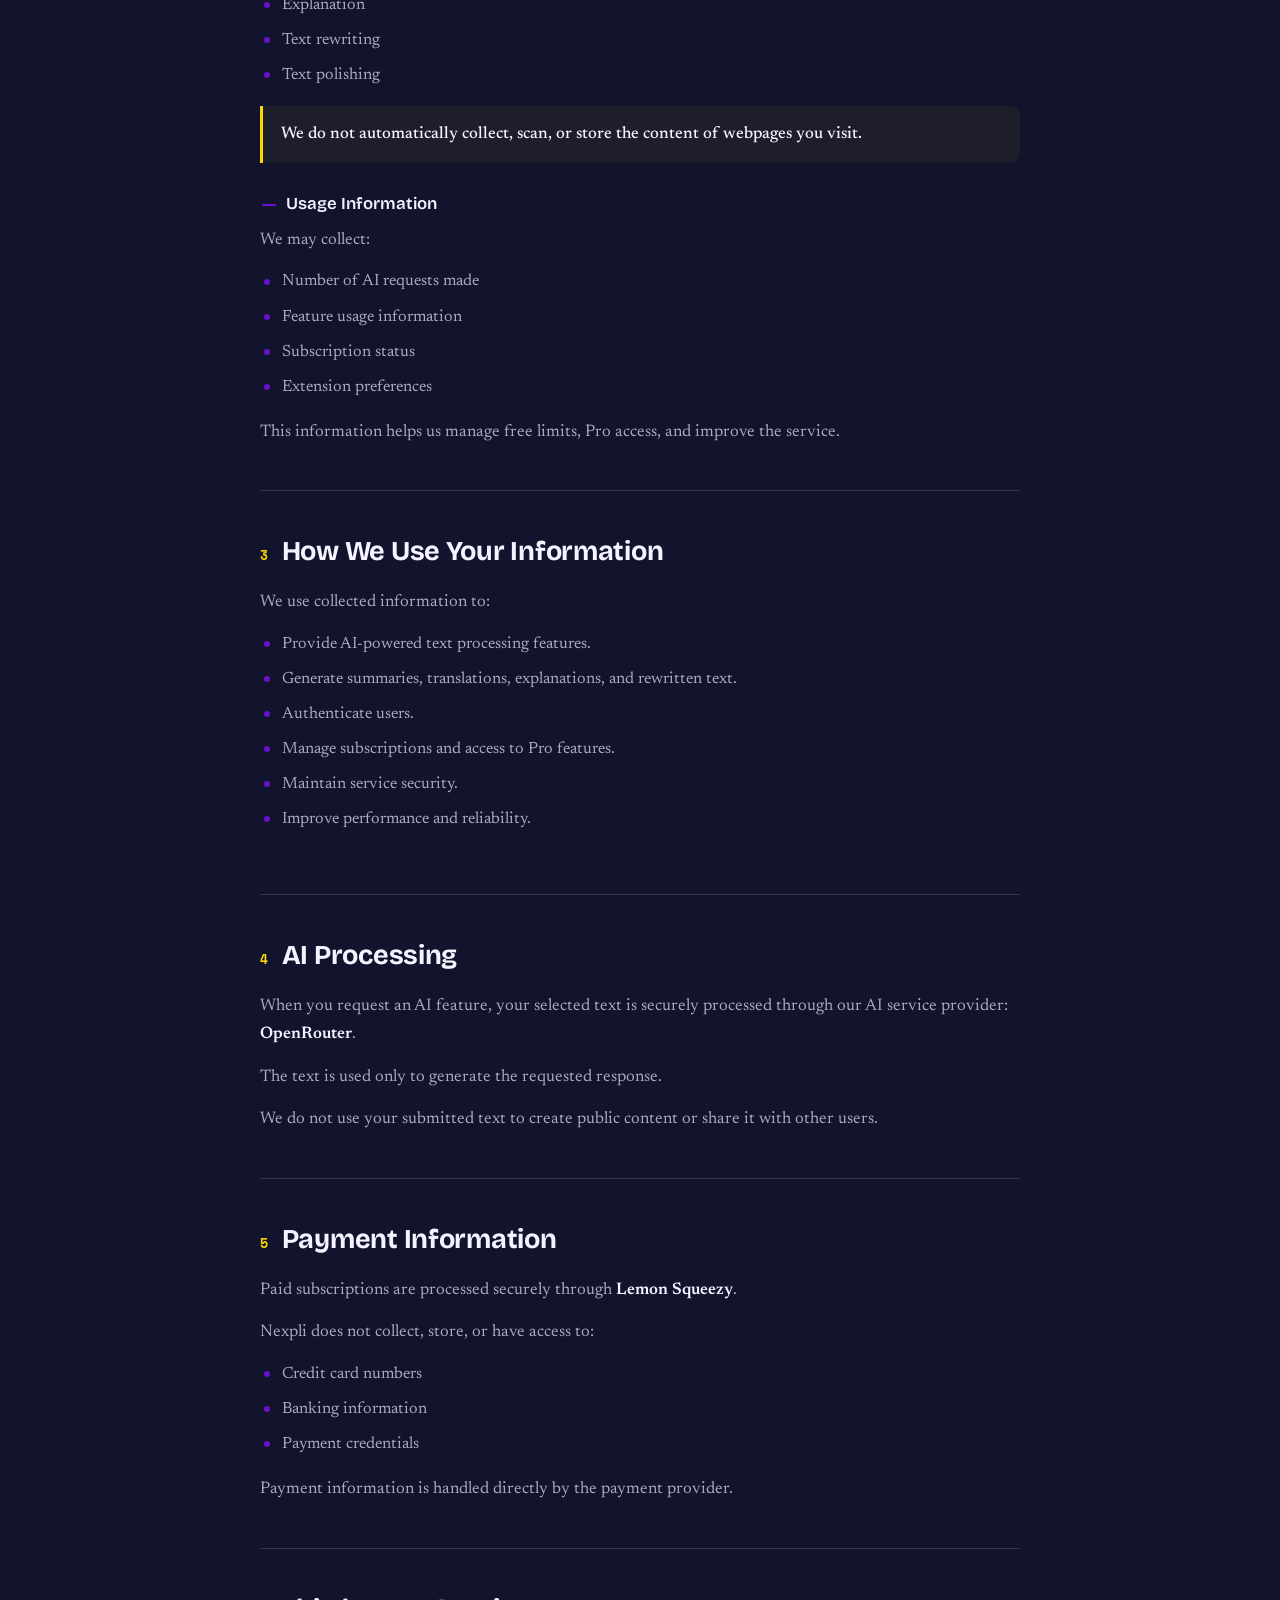
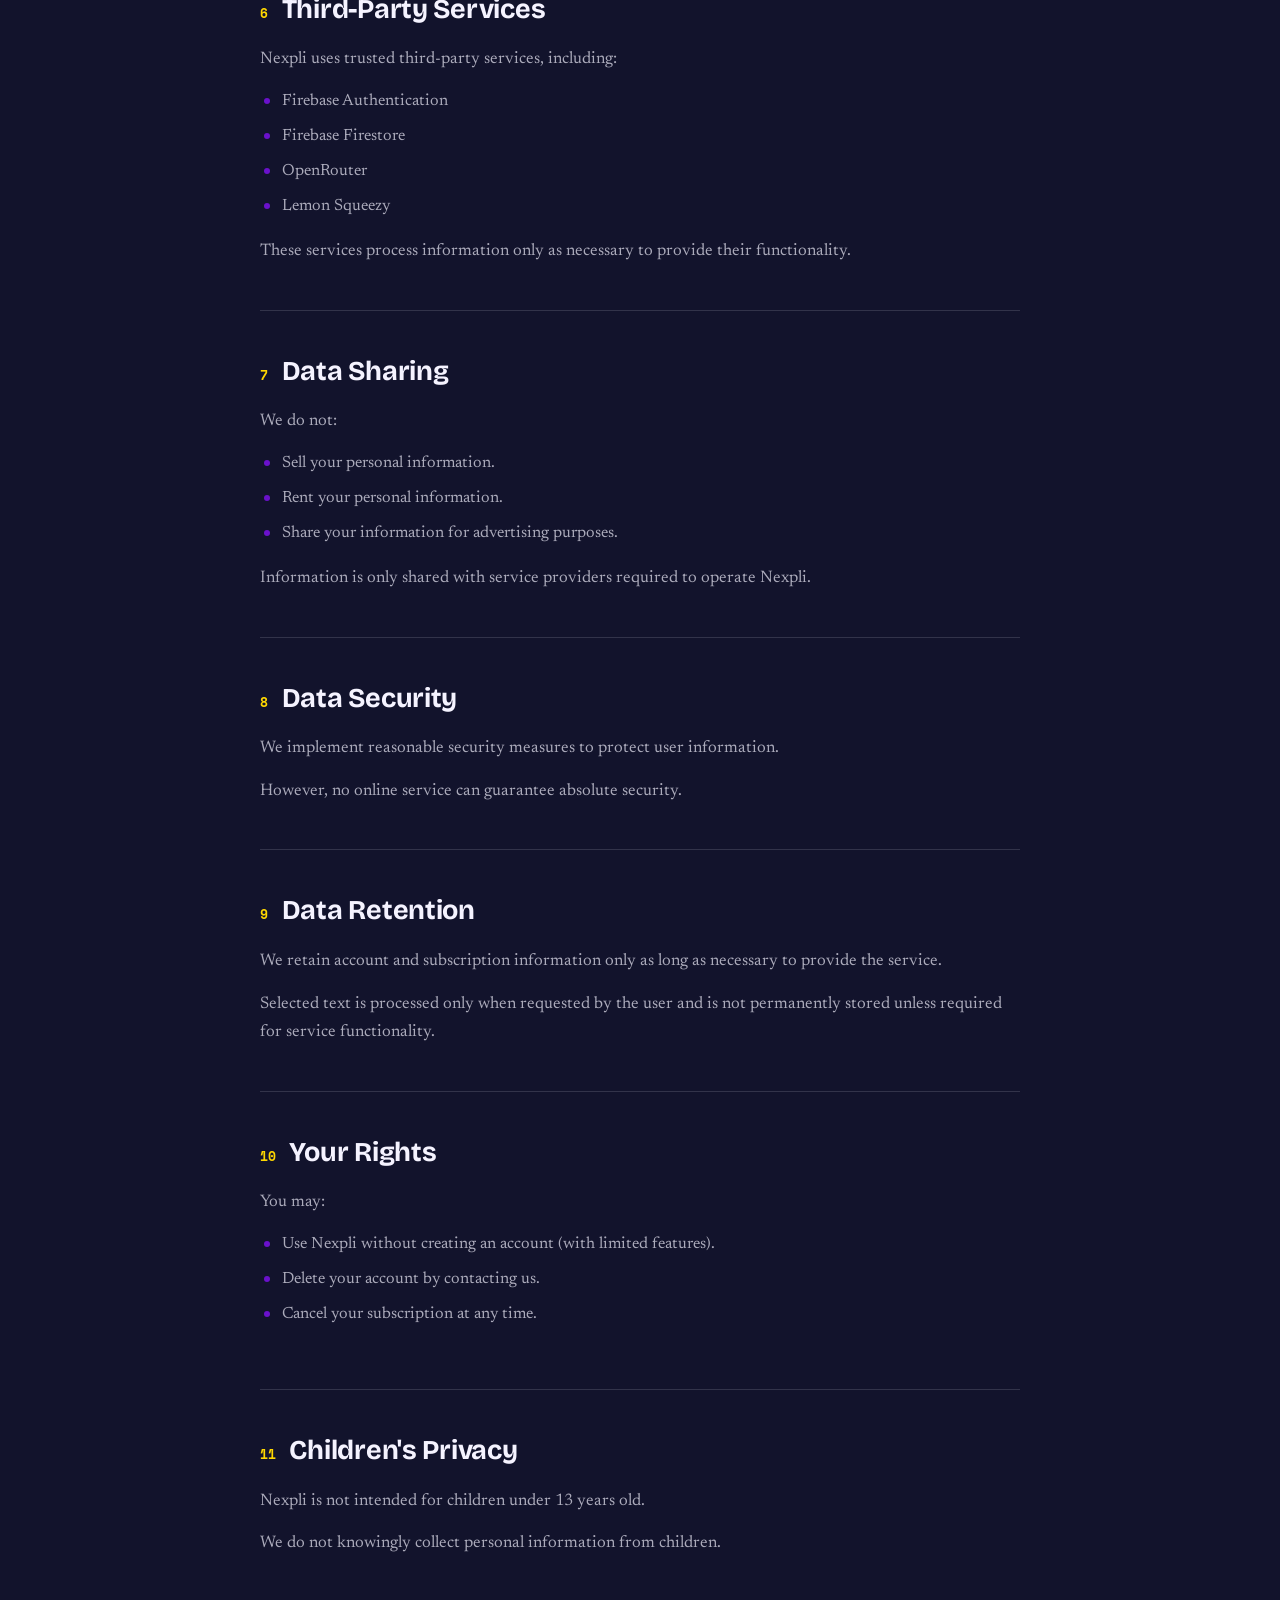
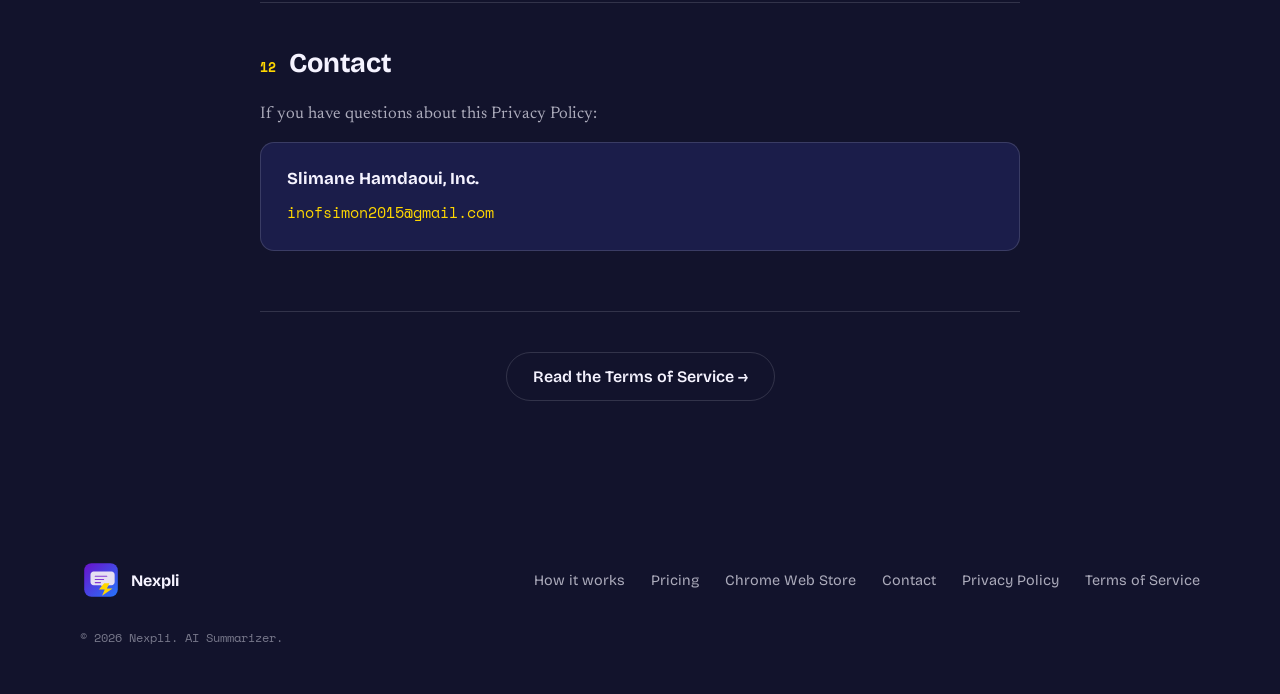
<file: privacy.html>
<!DOCTYPE html>
<html lang="en">
<head>
<meta charset="UTF-8">
<meta name="viewport" content="width=device-width, initial-scale=1.0">
<title>Privacy Policy — Nexpli AI Summarizer</title>
<meta name="description" content="How Nexpli – AI Summarizer collects, uses, and protects your information. We never sell your data or scan the pages you visit.">
<link rel="canonical" href="https://sliman2017.github.io/privacy.html">
<meta name="robots" content="index, follow">
<meta name="theme-color" content="#12132C">
<meta name="author" content="Slimane Hamdaoui">
<!-- Open Graph -->
<meta property="og:type" content="article">
<meta property="og:site_name" content="Nexpli">
<meta property="og:title" content="Privacy Policy — Nexpli AI Summarizer">
<meta property="og:description" content="How Nexpli – AI Summarizer collects, uses, and protects your information. We never sell your data or scan the pages you visit.">
<meta property="og:url" content="https://sliman2017.github.io/privacy.html">
<meta property="og:image" content="https://sliman2017.github.io/og-image.png">
<meta property="og:image:width" content="1200">
<meta property="og:image:height" content="630">
<meta property="og:image:alt" content="Nexpli — AI Summarizer for Chrome">
<meta property="og:locale" content="en_US">
<!-- Twitter -->
<meta name="twitter:card" content="summary_large_image">
<meta name="twitter:title" content="Privacy Policy — Nexpli AI Summarizer">
<meta name="twitter:description" content="How Nexpli – AI Summarizer collects, uses, and protects your information. We never sell your data or scan the pages you visit.">
<meta name="twitter:image" content="https://sliman2017.github.io/og-image.png">
<meta name="twitter:image:alt" content="Nexpli — AI Summarizer for Chrome">
<link rel="icon" href="logo.svg" type="image/svg+xml">
<link rel="manifest" href="site.webmanifest">
<link rel="preconnect" href="https://fonts.googleapis.com">
<link rel="preconnect" href="https://fonts.gstatic.com" crossorigin>
<link href="https://fonts.googleapis.com/css2?family=Bricolage+Grotesque:opsz,wght@12..96,400;12..96,500;12..96,600;12..96,700;12..96,800&family=Newsreader:ital,opsz,wght@0,6..72,400;0,6..72,500;1,6..72,400;1,6..72,500&family=Space+Mono:wght@400;700&display=swap" rel="stylesheet">
<link rel="stylesheet" href="style.css">
<script type="application/ld+json">
{
  "@context": "https://schema.org",
  "@type": "WebPage",
  "name": "Privacy Policy — Nexpli",
  "url": "https://sliman2017.github.io/privacy.html",
  "isPartOf": { "@type": "WebSite", "name": "Nexpli", "url": "https://sliman2017.github.io/" },
  "breadcrumb": {
    "@type": "BreadcrumbList",
    "itemListElement": [
      { "@type": "ListItem", "position": 1, "name": "Home", "item": "https://sliman2017.github.io/" },
      { "@type": "ListItem", "position": 2, "name": "Privacy Policy", "item": "https://sliman2017.github.io/privacy.html" }
    ]
  }
}
</script>
</head>
<body>

<div class="grain"></div>

<header class="nav" id="nav">
  <div class="nav-inner">
    <a href="index.html" class="nav-logo">
      <span class="logo-mark">
        <svg viewBox="0 0 200 200" xmlns="http://www.w3.org/2000/svg" role="img" aria-label="Nexpli">
          <defs>
            <linearGradient id="grad-nav" x1="0%" y1="0%" x2="100%" y2="100%">
              <stop offset="0%" stop-color="#6a11cb"/>
              <stop offset="100%" stop-color="#2575fc"/>
            </linearGradient>
          </defs>
          <rect x="20" y="20" width="160" height="160" rx="35" fill="url(#grad-nav)"/>
          <g transform="translate(50, 60)">
            <path d="M15 0C6.716 0 0 6.716 0 15v35c0 8.284 6.716 15 15 15h35l18 19.5L86 65h14c8.284 0 15-6.716 15-15V15c0-8.284-6.716-15-15-15H15z" fill="#E6DFF2"/>
            <rect x="20" y="20" width="60" height="5" rx="2" fill="#6a11cb" opacity="0.8"/>
            <rect x="20" y="35" width="45" height="5" rx="2" fill="#6a11cb" opacity="0.8"/>
            <rect x="20" y="50" width="30" height="5" rx="2" fill="#6a11cb" opacity="0.8"/>
          </g>
          <polygon points="115 115 140 115 128 140 155 140 105 175 118 145 90 145" fill="#FFD700"/>
        </svg>
      </span>
      <span class="logo-word">Nexpli</span>
    </a>
    <nav class="nav-links">
      <a href="index.html#how">How it works</a>
      <a href="index.html#modes">Modes</a>
      <a href="index.html#pricing">Pricing</a>
      <a href="contact.html">Contact</a>
      <a href="privacy.html" class="is-current">Privacy</a>
      <a href="terms.html">Terms</a>
    </nav>
    <a href="https://chromewebstore.google.com/detail/nexpli-%E2%80%93-instant-text-sum/maikmecgnghaihekngeamjnfapdenahp" target="_blank" rel="noopener" class="btn btn-primary btn-small">Add to Chrome</a>
  </div>
</header>

<main class="legal">
  <div class="legal-inner">

    <a href="index.html" class="legal-back">&larr; Back to Nexpli</a>

    <header class="legal-header">
      <p class="eyebrow">Legal</p>
      <h1 class="legal-title">Privacy Policy</h1>
      <p class="legal-lede">Nexpli – AI Summarizer</p>
      <p class="legal-updated">Last updated: July 30, 2026</p>
    </header>

    <nav class="legal-toc" aria-label="Table of contents">
      <p class="legal-toc-title">On this page</p>
      <ol>
        <li><a href="#introduction">Introduction</a></li>
        <li><a href="#information-we-collect">Information We Collect</a></li>
        <li><a href="#how-we-use">How We Use Your Information</a></li>
        <li><a href="#ai-processing">AI Processing</a></li>
        <li><a href="#payment">Payment Information</a></li>
        <li><a href="#third-party">Third-Party Services</a></li>
        <li><a href="#data-sharing">Data Sharing</a></li>
        <li><a href="#data-security">Data Security</a></li>
        <li><a href="#data-retention">Data Retention</a></li>
        <li><a href="#your-rights">Your Rights</a></li>
        <li><a href="#childrens-privacy">Children's Privacy</a></li>
        <li><a href="#contact">Contact</a></li>
      </ol>
    </nav>

    <article class="legal-body">

      <section id="introduction">
        <h2><span class="legal-num">1</span> Introduction</h2>
        <p>Welcome to Nexpli – AI Summarizer ("Nexpli", "the Extension", "we", "our", or "us").</p>
        <p>Nexpli is an AI-powered Chrome Extension that helps users summarize, translate, explain, rewrite, and improve text selected by the user.</p>
        <p>This Privacy Policy explains how we collect, use, process, and protect your information when you use our Extension.</p>
        <p>By using Nexpli, you agree to the practices described in this Privacy Policy.</p>
      </section>

      <section id="information-we-collect">
        <h2><span class="legal-num">2</span> Information We Collect</h2>
        <p>Depending on the features you use, we may collect the following information:</p>

        <h3>Account Information</h3>
        <p>When you sign in using Google Authentication, we may collect:</p>
        <ul>
          <li>Email address</li>
          <li>Google account identifier</li>
          <li>User ID</li>
        </ul>
        <p>This information is used to manage your account, usage limits, and subscription access.</p>

        <h3>Selected Text Content</h3>
        <p>Nexpli processes only the text that you explicitly select and send for an AI operation, including:</p>
        <ul>
          <li>Summarization</li>
          <li>Translation</li>
          <li>Explanation</li>
          <li>Text rewriting</li>
          <li>Text polishing</li>
        </ul>
        <p class="legal-callout">We do not automatically collect, scan, or store the content of webpages you visit.</p>

        <h3>Usage Information</h3>
        <p>We may collect:</p>
        <ul>
          <li>Number of AI requests made</li>
          <li>Feature usage information</li>
          <li>Subscription status</li>
          <li>Extension preferences</li>
        </ul>
        <p>This information helps us manage free limits, Pro access, and improve the service.</p>
      </section>

      <section id="how-we-use">
        <h2><span class="legal-num">3</span> How We Use Your Information</h2>
        <p>We use collected information to:</p>
        <ul>
          <li>Provide AI-powered text processing features.</li>
          <li>Generate summaries, translations, explanations, and rewritten text.</li>
          <li>Authenticate users.</li>
          <li>Manage subscriptions and access to Pro features.</li>
          <li>Maintain service security.</li>
          <li>Improve performance and reliability.</li>
        </ul>
      </section>

      <section id="ai-processing">
        <h2><span class="legal-num">4</span> AI Processing</h2>
        <p>When you request an AI feature, your selected text is securely processed through our AI service provider: <strong>OpenRouter</strong>.</p>
        <p>The text is used only to generate the requested response.</p>
        <p>We do not use your submitted text to create public content or share it with other users.</p>
      </section>

      <section id="payment">
        <h2><span class="legal-num">5</span> Payment Information</h2>
        <p>Paid subscriptions are processed securely through <strong>Lemon Squeezy</strong>.</p>
        <p>Nexpli does not collect, store, or have access to:</p>
        <ul>
          <li>Credit card numbers</li>
          <li>Banking information</li>
          <li>Payment credentials</li>
        </ul>
        <p>Payment information is handled directly by the payment provider.</p>
      </section>

      <section id="third-party">
        <h2><span class="legal-num">6</span> Third-Party Services</h2>
        <p>Nexpli uses trusted third-party services, including:</p>
        <ul>
          <li>Firebase Authentication</li>
          <li>Firebase Firestore</li>
          <li>OpenRouter</li>
          <li>Lemon Squeezy</li>
        </ul>
        <p>These services process information only as necessary to provide their functionality.</p>
      </section>

      <section id="data-sharing">
        <h2><span class="legal-num">7</span> Data Sharing</h2>
        <p>We do not:</p>
        <ul>
          <li>Sell your personal information.</li>
          <li>Rent your personal information.</li>
          <li>Share your information for advertising purposes.</li>
        </ul>
        <p>Information is only shared with service providers required to operate Nexpli.</p>
      </section>

      <section id="data-security">
        <h2><span class="legal-num">8</span> Data Security</h2>
        <p>We implement reasonable security measures to protect user information.</p>
        <p>However, no online service can guarantee absolute security.</p>
      </section>

      <section id="data-retention">
        <h2><span class="legal-num">9</span> Data Retention</h2>
        <p>We retain account and subscription information only as long as necessary to provide the service.</p>
        <p>Selected text is processed only when requested by the user and is not permanently stored unless required for service functionality.</p>
      </section>

      <section id="your-rights">
        <h2><span class="legal-num">10</span> Your Rights</h2>
        <p>You may:</p>
        <ul>
          <li>Use Nexpli without creating an account (with limited features).</li>
          <li>Delete your account by contacting us.</li>
          <li>Cancel your subscription at any time.</li>
        </ul>
      </section>

      <section id="childrens-privacy">
        <h2><span class="legal-num">11</span> Children's Privacy</h2>
        <p>Nexpli is not intended for children under 13 years old.</p>
        <p>We do not knowingly collect personal information from children.</p>
      </section>

      <section id="contact">
        <h2><span class="legal-num">12</span> Contact</h2>
        <p>If you have questions about this Privacy Policy:</p>
        <div class="legal-contact">
          <p class="legal-contact-name">Slimane Hamdaoui, Inc.</p>
          <p><a href="mailto:inofsimon2015@gmail.com">inofsimon2015@gmail.com</a></p>
        </div>
      </section>

    </article>

    <div class="legal-footer-nav">
      <a href="terms.html" class="btn btn-ghost">Read the Terms of Service &rarr;</a>
    </div>

  </div>
</main>

<footer class="footer">
  <div class="footer-inner">
    <div class="footer-brand">
      <span class="logo-mark">
        <svg viewBox="0 0 200 200" xmlns="http://www.w3.org/2000/svg" role="img" aria-label="Nexpli">
          <defs>
            <linearGradient id="grad-foot" x1="0%" y1="0%" x2="100%" y2="100%">
              <stop offset="0%" stop-color="#6a11cb"/>
              <stop offset="100%" stop-color="#2575fc"/>
            </linearGradient>
          </defs>
          <rect x="20" y="20" width="160" height="160" rx="35" fill="url(#grad-foot)"/>
          <g transform="translate(50, 60)">
            <path d="M15 0C6.716 0 0 6.716 0 15v35c0 8.284 6.716 15 15 15h35l18 19.5L86 65h14c8.284 0 15-6.716 15-15V15c0-8.284-6.716-15-15-15H15z" fill="#E6DFF2"/>
            <rect x="20" y="20" width="60" height="5" rx="2" fill="#6a11cb" opacity="0.8"/>
            <rect x="20" y="35" width="45" height="5" rx="2" fill="#6a11cb" opacity="0.8"/>
            <rect x="20" y="50" width="30" height="5" rx="2" fill="#6a11cb" opacity="0.8"/>
          </g>
          <polygon points="115 115 140 115 128 140 155 140 105 175 118 145 90 145" fill="#FFD700"/>
        </svg>
      </span>
      <span class="logo-word">Nexpli</span>
    </div>
    <div class="footer-links">
      <a href="index.html#how">How it works</a>
      <a href="index.html#pricing">Pricing</a>
      <a href="https://chromewebstore.google.com/detail/nexpli-%E2%80%93-instant-text-sum/maikmecgnghaihekngeamjnfapdenahp" target="_blank" rel="noopener">Chrome Web Store</a>
      <a href="contact.html">Contact</a>
      <a href="privacy.html">Privacy Policy</a>
      <a href="terms.html">Terms of Service</a>
    </div>
    <p class="footer-copy">© 2026 Nexpli. AI Summarizer.</p>
  </div>
</footer>

<script src="script.js"></script>
</body>
</html>
</file>
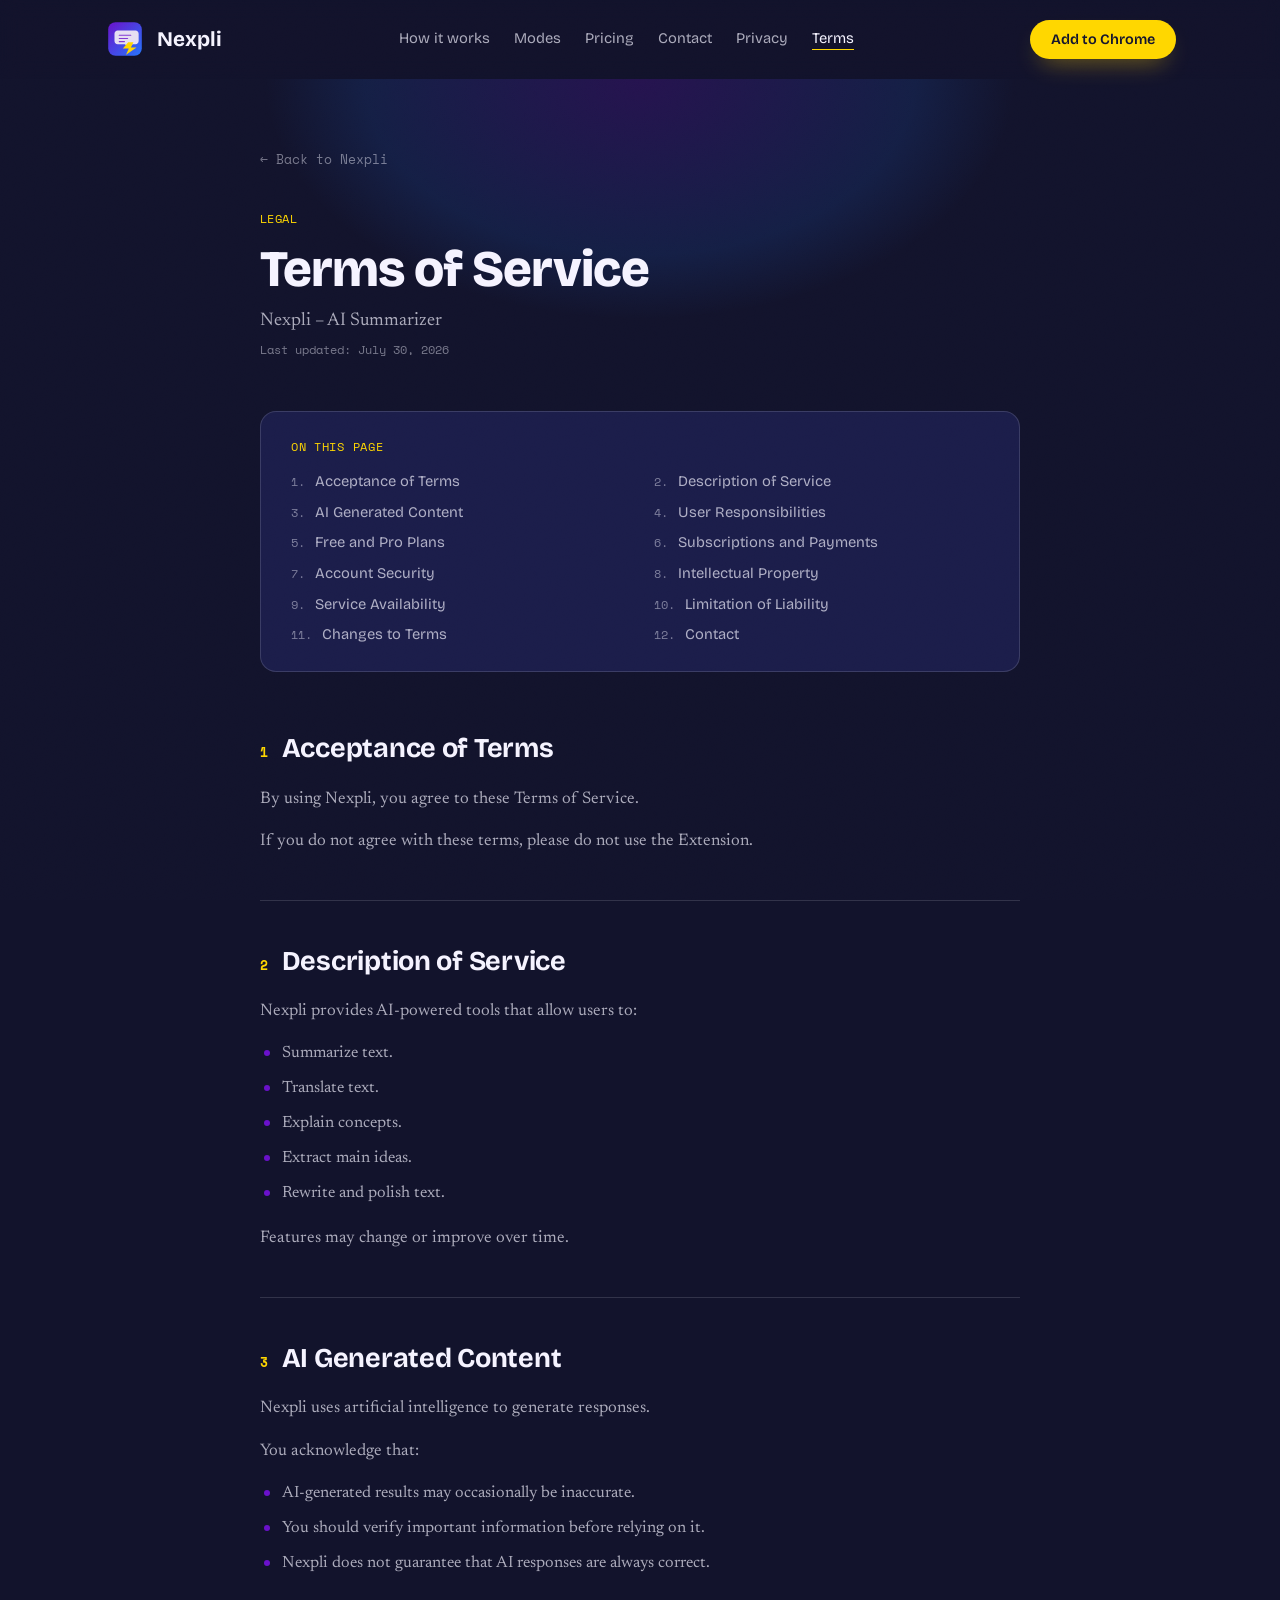
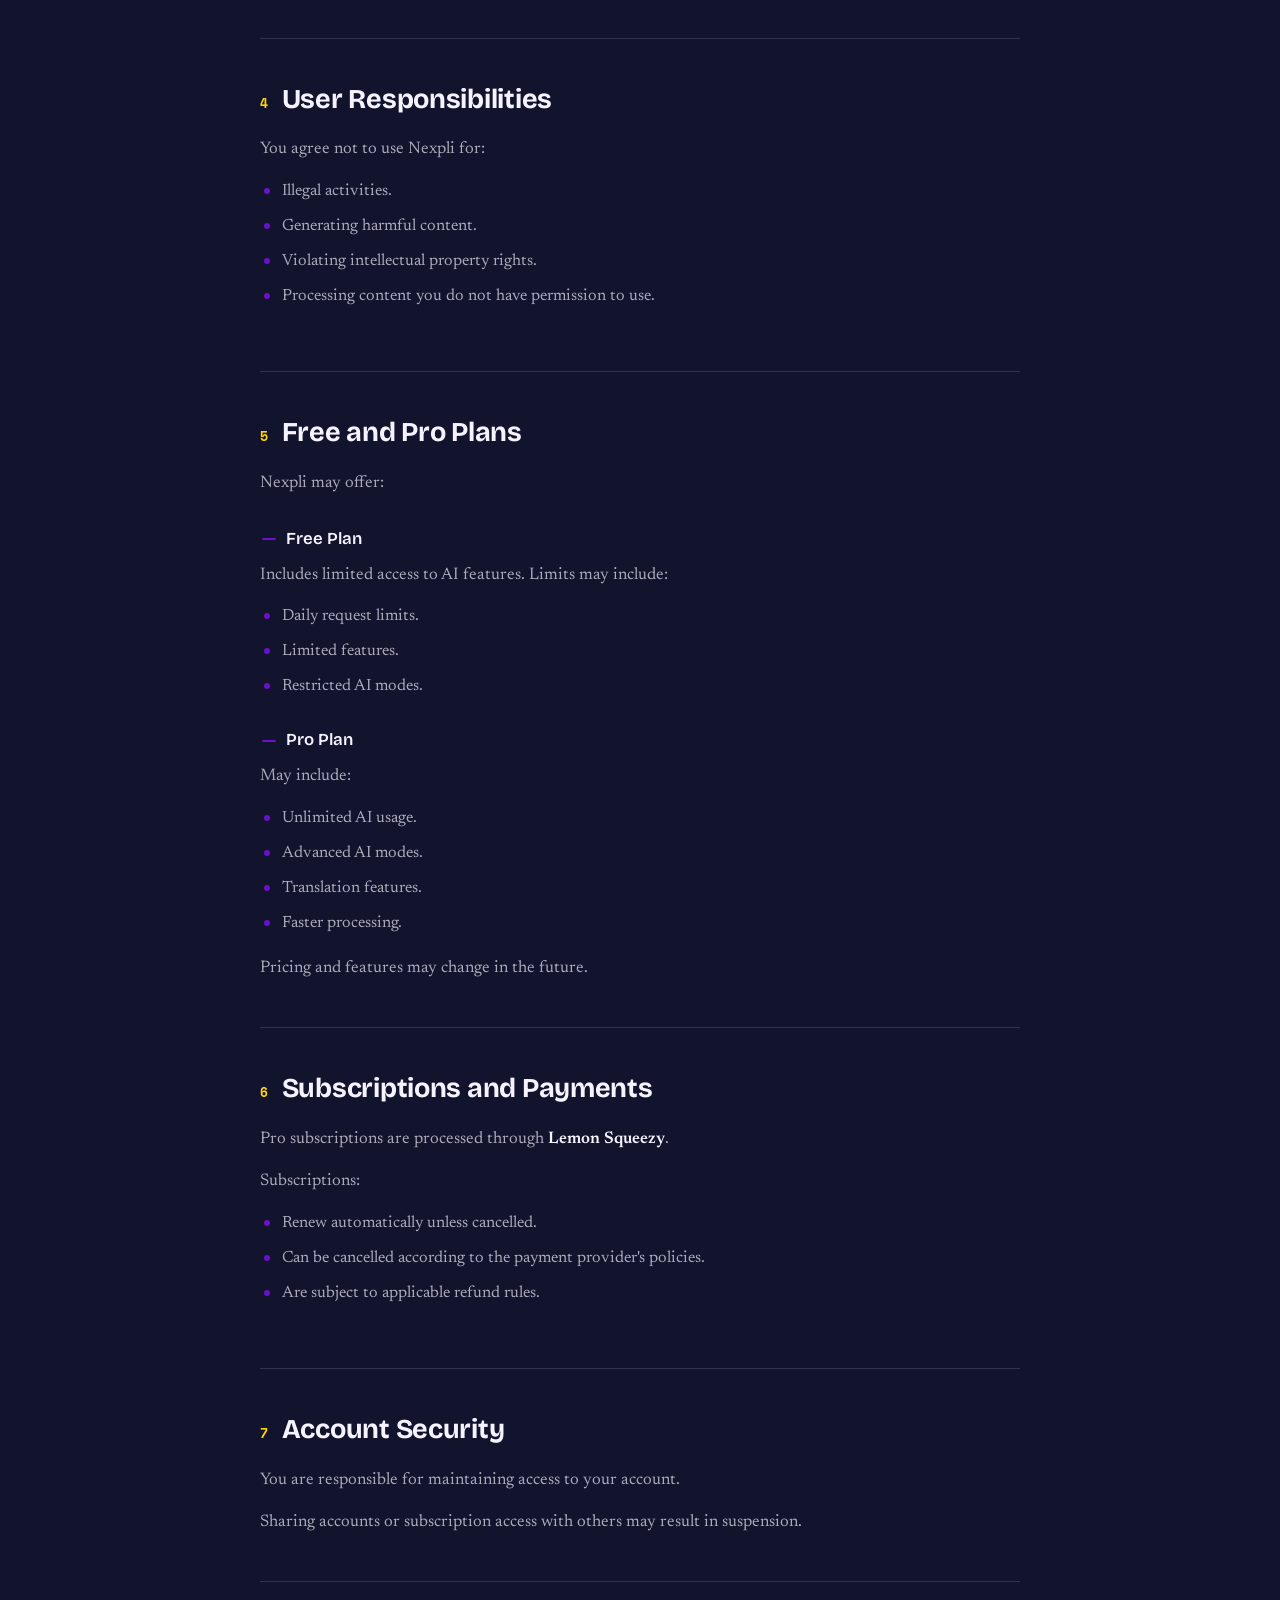
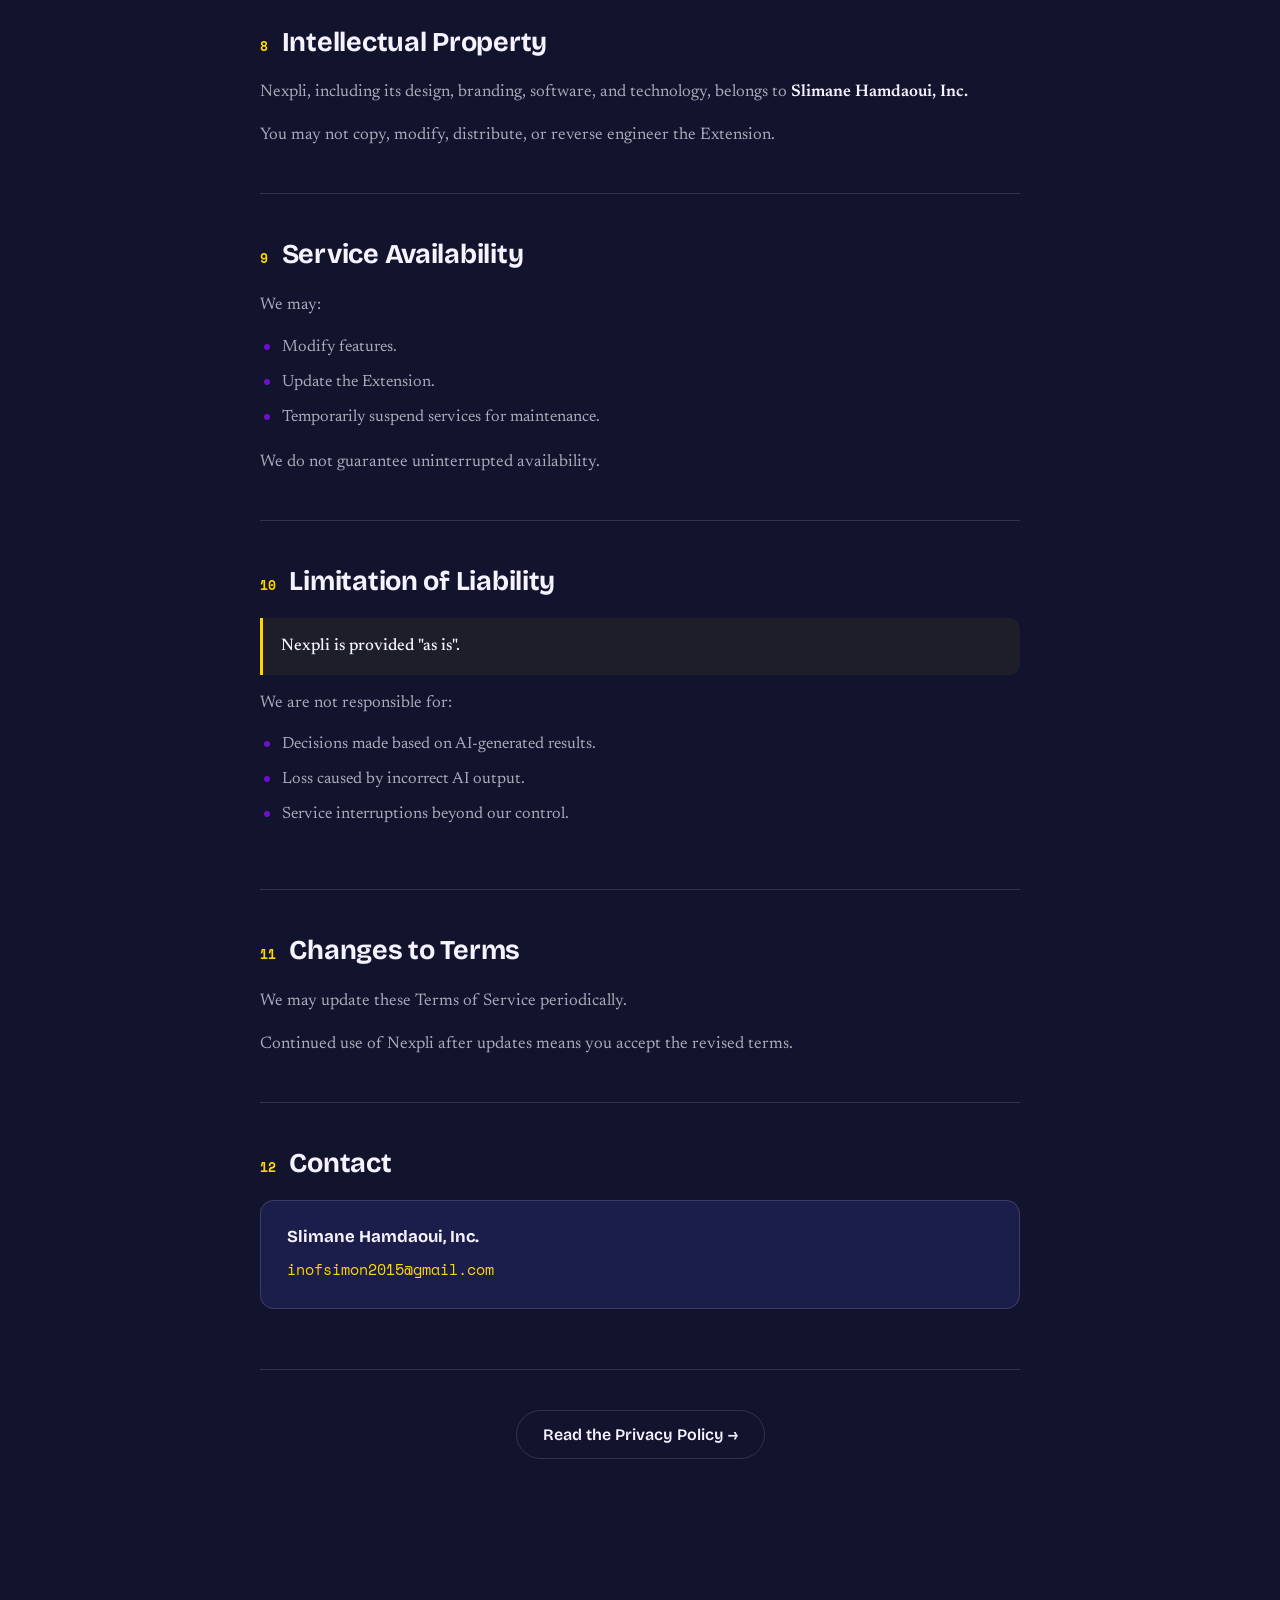
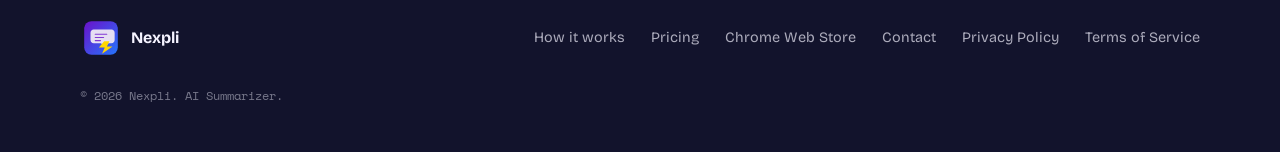
<file: terms.html>
<!DOCTYPE html>
<html lang="en">
<head>
<meta charset="UTF-8">
<meta name="viewport" content="width=device-width, initial-scale=1.0">
<title>Terms of Service — Nexpli AI Summarizer</title>
<meta name="description" content="The terms that govern your use of Nexpli – AI Summarizer, the AI-powered Chrome extension for summarizing, translating, and rewriting text.">
<link rel="canonical" href="https://sliman2017.github.io/terms.html">
<meta name="robots" content="index, follow">
<meta name="theme-color" content="#12132C">
<meta name="author" content="Slimane Hamdaoui">
<!-- Open Graph -->
<meta property="og:type" content="article">
<meta property="og:site_name" content="Nexpli">
<meta property="og:title" content="Terms of Service — Nexpli AI Summarizer">
<meta property="og:description" content="The terms that govern your use of Nexpli – AI Summarizer, the AI-powered Chrome extension for summarizing, translating, and rewriting text.">
<meta property="og:url" content="https://sliman2017.github.io/terms.html">
<meta property="og:image" content="https://sliman2017.github.io/og-image.png">
<meta property="og:image:width" content="1200">
<meta property="og:image:height" content="630">
<meta property="og:image:alt" content="Nexpli — AI Summarizer for Chrome">
<meta property="og:locale" content="en_US">
<!-- Twitter -->
<meta name="twitter:card" content="summary_large_image">
<meta name="twitter:title" content="Terms of Service — Nexpli AI Summarizer">
<meta name="twitter:description" content="The terms that govern your use of Nexpli – AI Summarizer, the AI-powered Chrome extension for summarizing, translating, and rewriting text.">
<meta name="twitter:image" content="https://sliman2017.github.io/og-image.png">
<meta name="twitter:image:alt" content="Nexpli — AI Summarizer for Chrome">
<link rel="icon" href="logo.svg" type="image/svg+xml">
<link rel="manifest" href="site.webmanifest">
<link rel="preconnect" href="https://fonts.googleapis.com">
<link rel="preconnect" href="https://fonts.gstatic.com" crossorigin>
<link href="https://fonts.googleapis.com/css2?family=Bricolage+Grotesque:opsz,wght@12..96,400;12..96,500;12..96,600;12..96,700;12..96,800&family=Newsreader:ital,opsz,wght@0,6..72,400;0,6..72,500;1,6..72,400;1,6..72,500&family=Space+Mono:wght@400;700&display=swap" rel="stylesheet">
<link rel="stylesheet" href="style.css">
<script type="application/ld+json">
{
  "@context": "https://schema.org",
  "@type": "WebPage",
  "name": "Terms of Service — Nexpli",
  "url": "https://sliman2017.github.io/terms.html",
  "isPartOf": { "@type": "WebSite", "name": "Nexpli", "url": "https://sliman2017.github.io/" },
  "breadcrumb": {
    "@type": "BreadcrumbList",
    "itemListElement": [
      { "@type": "ListItem", "position": 1, "name": "Home", "item": "https://sliman2017.github.io/" },
      { "@type": "ListItem", "position": 2, "name": "Terms of Service", "item": "https://sliman2017.github.io/terms.html" }
    ]
  }
}
</script>
</head>
<body>

<div class="grain"></div>

<header class="nav" id="nav">
  <div class="nav-inner">
    <a href="index.html" class="nav-logo">
      <span class="logo-mark">
        <svg viewBox="0 0 200 200" xmlns="http://www.w3.org/2000/svg" role="img" aria-label="Nexpli">
          <defs>
            <linearGradient id="grad-nav" x1="0%" y1="0%" x2="100%" y2="100%">
              <stop offset="0%" stop-color="#6a11cb"/>
              <stop offset="100%" stop-color="#2575fc"/>
            </linearGradient>
          </defs>
          <rect x="20" y="20" width="160" height="160" rx="35" fill="url(#grad-nav)"/>
          <g transform="translate(50, 60)">
            <path d="M15 0C6.716 0 0 6.716 0 15v35c0 8.284 6.716 15 15 15h35l18 19.5L86 65h14c8.284 0 15-6.716 15-15V15c0-8.284-6.716-15-15-15H15z" fill="#E6DFF2"/>
            <rect x="20" y="20" width="60" height="5" rx="2" fill="#6a11cb" opacity="0.8"/>
            <rect x="20" y="35" width="45" height="5" rx="2" fill="#6a11cb" opacity="0.8"/>
            <rect x="20" y="50" width="30" height="5" rx="2" fill="#6a11cb" opacity="0.8"/>
          </g>
          <polygon points="115 115 140 115 128 140 155 140 105 175 118 145 90 145" fill="#FFD700"/>
        </svg>
      </span>
      <span class="logo-word">Nexpli</span>
    </a>
    <nav class="nav-links">
      <a href="index.html#how">How it works</a>
      <a href="index.html#modes">Modes</a>
      <a href="index.html#pricing">Pricing</a>
      <a href="contact.html">Contact</a>
      <a href="privacy.html">Privacy</a>
      <a href="terms.html" class="is-current">Terms</a>
    </nav>
    <a href="https://chromewebstore.google.com/detail/nexpli-%E2%80%93-instant-text-sum/maikmecgnghaihekngeamjnfapdenahp" target="_blank" rel="noopener" class="btn btn-primary btn-small">Add to Chrome</a>
  </div>
</header>

<main class="legal">
  <div class="legal-inner">

    <a href="index.html" class="legal-back">&larr; Back to Nexpli</a>

    <header class="legal-header">
      <p class="eyebrow">Legal</p>
      <h1 class="legal-title">Terms of Service</h1>
      <p class="legal-lede">Nexpli – AI Summarizer</p>
      <p class="legal-updated">Last updated: July 30, 2026</p>
    </header>

    <nav class="legal-toc" aria-label="Table of contents">
      <p class="legal-toc-title">On this page</p>
      <ol>
        <li><a href="#acceptance">Acceptance of Terms</a></li>
        <li><a href="#description">Description of Service</a></li>
        <li><a href="#ai-content">AI Generated Content</a></li>
        <li><a href="#responsibilities">User Responsibilities</a></li>
        <li><a href="#plans">Free and Pro Plans</a></li>
        <li><a href="#subscriptions">Subscriptions and Payments</a></li>
        <li><a href="#account-security">Account Security</a></li>
        <li><a href="#intellectual-property">Intellectual Property</a></li>
        <li><a href="#availability">Service Availability</a></li>
        <li><a href="#liability">Limitation of Liability</a></li>
        <li><a href="#changes">Changes to Terms</a></li>
        <li><a href="#contact">Contact</a></li>
      </ol>
    </nav>

    <article class="legal-body">

      <section id="acceptance">
        <h2><span class="legal-num">1</span> Acceptance of Terms</h2>
        <p>By using Nexpli, you agree to these Terms of Service.</p>
        <p>If you do not agree with these terms, please do not use the Extension.</p>
      </section>

      <section id="description">
        <h2><span class="legal-num">2</span> Description of Service</h2>
        <p>Nexpli provides AI-powered tools that allow users to:</p>
        <ul>
          <li>Summarize text.</li>
          <li>Translate text.</li>
          <li>Explain concepts.</li>
          <li>Extract main ideas.</li>
          <li>Rewrite and polish text.</li>
        </ul>
        <p>Features may change or improve over time.</p>
      </section>

      <section id="ai-content">
        <h2><span class="legal-num">3</span> AI Generated Content</h2>
        <p>Nexpli uses artificial intelligence to generate responses.</p>
        <p>You acknowledge that:</p>
        <ul>
          <li>AI-generated results may occasionally be inaccurate.</li>
          <li>You should verify important information before relying on it.</li>
          <li>Nexpli does not guarantee that AI responses are always correct.</li>
        </ul>
      </section>

      <section id="responsibilities">
        <h2><span class="legal-num">4</span> User Responsibilities</h2>
        <p>You agree not to use Nexpli for:</p>
        <ul>
          <li>Illegal activities.</li>
          <li>Generating harmful content.</li>
          <li>Violating intellectual property rights.</li>
          <li>Processing content you do not have permission to use.</li>
        </ul>
      </section>

      <section id="plans">
        <h2><span class="legal-num">5</span> Free and Pro Plans</h2>
        <p>Nexpli may offer:</p>

        <h3>Free Plan</h3>
        <p>Includes limited access to AI features. Limits may include:</p>
        <ul>
          <li>Daily request limits.</li>
          <li>Limited features.</li>
          <li>Restricted AI modes.</li>
        </ul>

        <h3>Pro Plan</h3>
        <p>May include:</p>
        <ul>
          <li>Unlimited AI usage.</li>
          <li>Advanced AI modes.</li>
          <li>Translation features.</li>
          <li>Faster processing.</li>
        </ul>

        <p>Pricing and features may change in the future.</p>
      </section>

      <section id="subscriptions">
        <h2><span class="legal-num">6</span> Subscriptions and Payments</h2>
        <p>Pro subscriptions are processed through <strong>Lemon Squeezy</strong>.</p>
        <p>Subscriptions:</p>
        <ul>
          <li>Renew automatically unless cancelled.</li>
          <li>Can be cancelled according to the payment provider's policies.</li>
          <li>Are subject to applicable refund rules.</li>
        </ul>
      </section>

      <section id="account-security">
        <h2><span class="legal-num">7</span> Account Security</h2>
        <p>You are responsible for maintaining access to your account.</p>
        <p>Sharing accounts or subscription access with others may result in suspension.</p>
      </section>

      <section id="intellectual-property">
        <h2><span class="legal-num">8</span> Intellectual Property</h2>
        <p>Nexpli, including its design, branding, software, and technology, belongs to <strong>Slimane Hamdaoui, Inc.</strong></p>
        <p>You may not copy, modify, distribute, or reverse engineer the Extension.</p>
      </section>

      <section id="availability">
        <h2><span class="legal-num">9</span> Service Availability</h2>
        <p>We may:</p>
        <ul>
          <li>Modify features.</li>
          <li>Update the Extension.</li>
          <li>Temporarily suspend services for maintenance.</li>
        </ul>
        <p>We do not guarantee uninterrupted availability.</p>
      </section>

      <section id="liability">
        <h2><span class="legal-num">10</span> Limitation of Liability</h2>
        <p class="legal-callout">Nexpli is provided "as is".</p>
        <p>We are not responsible for:</p>
        <ul>
          <li>Decisions made based on AI-generated results.</li>
          <li>Loss caused by incorrect AI output.</li>
          <li>Service interruptions beyond our control.</li>
        </ul>
      </section>

      <section id="changes">
        <h2><span class="legal-num">11</span> Changes to Terms</h2>
        <p>We may update these Terms of Service periodically.</p>
        <p>Continued use of Nexpli after updates means you accept the revised terms.</p>
      </section>

      <section id="contact">
        <h2><span class="legal-num">12</span> Contact</h2>
        <div class="legal-contact">
          <p class="legal-contact-name">Slimane Hamdaoui, Inc.</p>
          <p><a href="mailto:inofsimon2015@gmail.com">inofsimon2015@gmail.com</a></p>
        </div>
      </section>

    </article>

    <div class="legal-footer-nav">
      <a href="privacy.html" class="btn btn-ghost">Read the Privacy Policy &rarr;</a>
    </div>

  </div>
</main>

<footer class="footer">
  <div class="footer-inner">
    <div class="footer-brand">
      <span class="logo-mark">
        <svg viewBox="0 0 200 200" xmlns="http://www.w3.org/2000/svg" role="img" aria-label="Nexpli">
          <defs>
            <linearGradient id="grad-foot" x1="0%" y1="0%" x2="100%" y2="100%">
              <stop offset="0%" stop-color="#6a11cb"/>
              <stop offset="100%" stop-color="#2575fc"/>
            </linearGradient>
          </defs>
          <rect x="20" y="20" width="160" height="160" rx="35" fill="url(#grad-foot)"/>
          <g transform="translate(50, 60)">
            <path d="M15 0C6.716 0 0 6.716 0 15v35c0 8.284 6.716 15 15 15h35l18 19.5L86 65h14c8.284 0 15-6.716 15-15V15c0-8.284-6.716-15-15-15H15z" fill="#E6DFF2"/>
            <rect x="20" y="20" width="60" height="5" rx="2" fill="#6a11cb" opacity="0.8"/>
            <rect x="20" y="35" width="45" height="5" rx="2" fill="#6a11cb" opacity="0.8"/>
            <rect x="20" y="50" width="30" height="5" rx="2" fill="#6a11cb" opacity="0.8"/>
          </g>
          <polygon points="115 115 140 115 128 140 155 140 105 175 118 145 90 145" fill="#FFD700"/>
        </svg>
      </span>
      <span class="logo-word">Nexpli</span>
    </div>
    <div class="footer-links">
      <a href="index.html#how">How it works</a>
      <a href="index.html#pricing">Pricing</a>
      <a href="https://chromewebstore.google.com/detail/nexpli-%E2%80%93-instant-text-sum/maikmecgnghaihekngeamjnfapdenahp" target="_blank" rel="noopener">Chrome Web Store</a>
      <a href="contact.html">Contact</a>
      <a href="privacy.html">Privacy Policy</a>
      <a href="terms.html">Terms of Service</a>
    </div>
    <p class="footer-copy">© 2026 Nexpli. AI Summarizer.</p>
  </div>
</footer>

<script src="script.js"></script>
</body>
</html>
</file>
<file: style.css>
/* ---------- Tokens ---------- */
:root{
  /* Canvas — matches the extension popup's deep indigo-navy */
  --bg: #12132C;
  --bg-2: #191B45;
  --surface: #1B1D4A;

  /* Text on dark canvas */
  --ink: #F5F3FF;
  --ink-soft: rgba(245,243,255,0.68);
  --ink-faint: rgba(245,243,255,0.45);

  /* Light "paper" cards — for the readable demo text */
  --paper: #FFFFFF;
  --paper-dim: #F1F0F8;
  --paper-ink: #14152E;
  --paper-ink-soft: #565873;
  --paper-ink-faint: #8B8CA6;

  /* Brand accents — lifted directly from the real logo SVG */
  --violet: #6a11cb;
  --blue: #2575fc;
  --gradient: linear-gradient(135deg, var(--violet), var(--blue));
  --yellow: #FFD700;
  --yellow-deep: #E8C200;
  --bubble-light: #E6DFF2;

  --border: rgba(245,243,255,0.14);
  --border-light: rgba(20,21,46,0.12);

  --font-display: "Bricolage Grotesque", sans-serif;
  --font-serif: "Newsreader", Georgia, serif;
  --font-mono: "Space Mono", monospace;

  --container: 1120px;
}

*{ box-sizing: border-box; }
html{ scroll-behavior: smooth; }

@media (prefers-reduced-motion: reduce){
  html{ scroll-behavior: auto; }
  *{ animation-duration: 0.001ms !important; animation-iteration-count: 1 !important; transition-duration: 0.001ms !important; }
}

body{
  margin: 0;
  background: var(--bg);
  color: var(--ink);
  font-family: var(--font-display);
  font-optical-sizing: auto;
  -webkit-font-smoothing: antialiased;
  overflow-x: hidden;
}

a{ color: inherit; text-decoration: none; }
ul{ margin: 0; padding: 0; list-style: none; }
img{ max-width: 100%; display: block; }

:focus-visible{
  outline: 3px solid var(--yellow);
  outline-offset: 3px;
}

.grain{
  position: fixed; inset: 0; pointer-events: none; z-index: 999;
  opacity: 0.035; mix-blend-mode: overlay;
  background-image: url("data:image/svg+xml,%3Csvg xmlns='http://www.w3.org/2000/svg' width='120' height='120'%3E%3Cfilter id='n'%3E%3CfeTurbulence type='fractalNoise' baseFrequency='0.9' numOctaves='2' stitchTiles='stitch'/%3E%3C/filter%3E%3Crect width='100%25' height='100%25' filter='url(%23n)'/%3E%3C/svg%3E");
}

.eyebrow{
  font-family: var(--font-mono);
  font-size: 0.78rem;
  letter-spacing: 0.04em;
  text-transform: uppercase;
  color: var(--yellow);
  margin: 0 0 14px;
}
.eyebrow-dark{ color: var(--yellow); }
.eyebrow-onlight{ color: var(--violet); }
.center{ text-align: center; }

.section-title{
  font-family: var(--font-display);
  font-weight: 700;
  font-size: clamp(1.8rem, 3.2vw, 2.6rem);
  line-height: 1.15;
  letter-spacing: -0.01em;
  margin: 0 0 16px;
  color: var(--ink);
}
.section-sub{
  font-family: var(--font-serif);
  font-size: 1.15rem;
  color: var(--ink-soft);
  max-width: 560px;
  margin: 0 auto 56px;
  line-height: 1.55;
}
.center.section-sub{ margin-left: auto; margin-right: auto; }

/* ---------- Buttons ---------- */
.btn{
  display: inline-flex;
  align-items: center;
  gap: 8px;
  font-family: var(--font-display);
  font-weight: 600;
  font-size: 1rem;
  padding: 14px 26px;
  border-radius: 100px;
  border: 1.5px solid transparent;
  transition: transform 0.15s ease, background 0.15s ease, border-color 0.15s ease, box-shadow 0.15s ease;
  cursor: pointer;
}
.btn:hover{ transform: translateY(-2px); }

/* Yellow = the "instant action" color, lifted from the icon's bolt */
.btn-primary{
  background: var(--yellow);
  color: var(--paper-ink);
  box-shadow: 0 12px 24px -10px rgba(254,209,2,0.45);
}
.btn-primary:hover{ background: var(--yellow-deep); }

.btn-ghost{
  background: transparent;
  color: var(--ink);
  border-color: var(--border);
}
.btn-ghost:hover{ border-color: var(--ink); }

.btn-outline{
  background: transparent;
  color: var(--ink);
  border-color: var(--border);
  width: 100%;
  justify-content: center;
}
.btn-outline:hover{ background: rgba(245,243,255,0.08); border-color: var(--ink); }

.btn-small{ padding: 10px 20px; font-size: 0.9rem; }
.btn-large{ padding: 18px 36px; font-size: 1.1rem; }

/* ---------- Nav ---------- */
.nav{
  position: sticky; top: 0; z-index: 100;
  background: rgba(18,19,44,0.78);
  backdrop-filter: blur(10px);
  border-bottom: 1px solid transparent;
  transition: border-color 0.2s ease;
}
.nav.scrolled{ border-bottom-color: var(--border); }
.nav-inner{
  max-width: var(--container);
  margin: 0 auto;
  padding: 18px 24px;
  display: flex;
  align-items: center;
  justify-content: space-between;
}
.nav-logo{ display: flex; align-items: center; gap: 11px; font-weight: 700; font-size: 1.3rem; color: var(--ink); }
.logo-mark{
  display: inline-flex; align-items: center; justify-content: center;
  width: 42px; height: 42px;
  border-radius: 11px;
  overflow: hidden;
  flex: none;
}
.logo-mark svg{ width: 100%; height: 100%; display: block; }
.nav-links{ display: flex; gap: 24px; font-size: 0.92rem; color: var(--ink-soft); }
.nav-links a{ white-space: nowrap; padding-bottom: 2px; border-bottom: 1.5px solid transparent; }
.nav-links a:hover{ color: var(--ink); }
.nav-links a.is-current{ color: var(--ink); border-bottom-color: var(--yellow); }

@media (max-width: 900px){
  .nav-links{ gap: 18px; font-size: 0.86rem; }
}

/* On narrow screens the links move to their own scrollable row rather than
   disappearing — Contact / Privacy / Terms have to stay reachable on mobile. */
@media (max-width: 760px){
  .nav-inner{ flex-wrap: wrap; row-gap: 12px; padding: 14px 20px; }
  .nav-logo{ font-size: 1.15rem; }
  .logo-mark{ width: 36px; height: 36px; }
  .nav-links{
    order: 3;
    width: 100%;
    gap: 20px;
    overflow-x: auto;
    padding-bottom: 4px;
    scrollbar-width: none;
    -webkit-overflow-scrolling: touch;
  }
  .nav-links::-webkit-scrollbar{ display: none; }
}

/* ---------- Hero ---------- */
.hero{ position: relative; padding: 90px 24px 90px; overflow: hidden; }
.hero::before{
  content: "";
  position: absolute;
  top: -260px; left: 50%;
  width: 1100px; height: 700px;
  transform: translateX(-50%);
  background: radial-gradient(closest-side, rgba(37,117,252,0.28), rgba(106,17,203,0.18) 55%, transparent 75%);
  filter: blur(6px);
  pointer-events: none; z-index: 0;
}
.hero-inner{ position: relative; z-index: 1; max-width: var(--container); margin: 0 auto; text-align: center; }
.hero-title{
  font-family: var(--font-display);
  font-weight: 800;
  font-size: clamp(2.4rem, 6vw, 4.6rem);
  line-height: 1.05;
  letter-spacing: -0.02em;
  margin: 0 0 22px;
  color: var(--ink);
}
.hero-sub{
  font-family: var(--font-serif);
  font-size: 1.25rem;
  color: var(--ink-soft);
  max-width: 620px;
  margin: 0 auto 36px;
  line-height: 1.55;
}
.hero-actions{
  display: flex; gap: 14px; justify-content: center; margin-bottom: 64px; flex-wrap: wrap;
}

/* ---------- Demo ---------- */
.demo{
  max-width: 760px;
  margin: 0 auto;
  border-radius: 18px;
  overflow: visible;
  border: 1px solid var(--border);
  box-shadow: 0 40px 80px -30px rgba(0,0,0,0.55);
  text-align: left;
}
.demo-chrome{
  display: flex; align-items: center; gap: 8px;
  background: var(--bg-2);
  padding: 12px 16px;
  border-radius: 18px 18px 0 0;
  border-bottom: 1px solid var(--border);
}
.dot{ width: 9px; height: 9px; border-radius: 50%; background: var(--border); }
.demo-url{
  font-family: var(--font-mono);
  font-size: 0.72rem;
  color: var(--ink-faint);
  margin-left: 8px;
}
.demo-body{ position: relative; background: var(--paper); padding: 40px 44px 60px; min-height: 210px; border-radius: 0 0 18px 18px; }
.demo-para{
  font-family: var(--font-serif);
  font-size: 1.15rem;
  line-height: 1.9;
  color: var(--paper-ink);
  margin: 0;
}
.demo-line{ display: block; }

/* Selection highlight — matches the real extension's blue text-selection color.
   Always rendered by default (never depends on JS or scroll position to be
   visible) — a subtle CSS-only entrance animation is layered on top as
   polish, using `both` fill-mode so it always lands on the visible end state. */
.highlightable{ position: relative; z-index: 0; color: #fff; }
.highlightable::before{
  content: "";
  position: absolute;
  left: -4px; right: -4px; top: 3%; bottom: 3%;
  background: #3367D1;
  z-index: -1;
  animation: sweepIn 0.5s cubic-bezier(.4,0,.2,1) both;
}
.demo-line:not(.highlightable){ color: var(--paper-ink); }

@keyframes sweepIn{
  from{ transform: scaleX(0); transform-origin: left; }
  to{ transform: scaleX(1); transform-origin: left; }
}

/* Icon + card travel together as one unit, so the icon reads as "attached to"
   the card instead of floating awkwardly over the paragraph text. Visible by
   default; the animation is a one-time entrance, not a visibility gate. */
.demo-popup{
  position: absolute;
  right: 20px; bottom: -44px;
  width: 300px;
  animation: popIn 0.5s ease-out 0.35s both;
}

@keyframes popIn{
  from{ opacity: 0; transform: translateY(16px); }
  to{ opacity: 1; transform: translateY(0); }
}

.demo-icon{
  position: absolute;
  top: -16px; left: -16px;
  width: 40px; height: 40px;
  border-radius: 11px;
  overflow: hidden;
  z-index: 2;
  box-shadow: 0 8px 18px -6px rgba(37,117,252,0.55), 0 0 0 3px var(--bg);
}
.demo-icon svg{ width: 100%; height: 100%; display: block; }

.demo-card{
  position: relative;
  width: 100%;
  background: #58585F;
  color: #fff;
  border-radius: 14px;
  padding: 16px 18px 14px;
  box-shadow: 0 30px 60px -20px rgba(0,0,0,0.6);
}
.demo-card-head{ display: flex; align-items: center; gap: 8px; margin-bottom: 12px; padding-left: 20px; }
.demo-card-logo{ display: none; } /* the badge icon above already carries the brand mark */
.demo-card-label{ flex: 1; margin: 0; font-weight: 700; font-size: 0.92rem; color: #fff; }
.demo-card-close{ font-size: 1rem; color: rgba(255,255,255,0.45); line-height: 1; }
.demo-card-heading{ margin: 0 0 12px; font-weight: 700; font-size: 0.94rem; line-height: 1.4; color: #fff; }
.demo-card-list{ margin: 0 0 12px; padding-left: 18px; list-style: disc; display: flex; flex-direction: column; gap: 6px; }
.demo-card-list li{ font-size: 0.85rem; line-height: 1.4; color: rgba(255,255,255,0.82); font-family: var(--font-serif); }
.demo-card-footnote{ margin: 10px 0 0; padding-top: 10px; border-top: 1px solid rgba(255,255,255,0.14); font-size: 0.72rem; color: rgba(255,255,255,0.45); font-family: var(--font-mono); }

@media (max-width: 640px){
  .demo-body{ padding: 28px 22px 120px; }
  .demo-popup{ right: 16px; left: 16px; width: auto; bottom: -100px; }
  .demo-icon{ top: -16px; left: 16px; }
}

/* ---------- Problem ---------- */
.problem{ background: var(--bg-2); color: var(--ink); padding: 110px 24px; }
.problem-inner{
  max-width: var(--container); margin: 0 auto;
  display: grid; grid-template-columns: 1fr 1fr; gap: 60px; align-items: center;
}
.problem h2{ font-size: clamp(1.9rem, 3.6vw, 2.8rem); line-height: 1.15; margin: 0 0 20px; letter-spacing: -0.01em; color: var(--ink); }
.problem-copy{ font-family: var(--font-serif); font-size: 1.1rem; color: var(--ink-soft); line-height: 1.6; max-width: 440px; }
.problem-viz{ display: flex; flex-direction: column; gap: 12px; }
.viz-row{ height: 12px; border-radius: 3px; background: rgba(245,243,255,0.12); }
.viz-highlight{ background: var(--yellow); height: 16px; }

@media (max-width: 800px){
  .problem-inner{ grid-template-columns: 1fr; }
}

/* ---------- How it works ---------- */
.how{ padding: 120px 24px; max-width: var(--container); margin: 0 auto; }
.steps{
  display: grid; grid-template-columns: repeat(3, 1fr); gap: 40px;
  margin-top: 56px;
}
.step{ border-top: 2px solid var(--violet); padding-top: 20px; }
.step-num{
  font-family: var(--font-mono);
  font-size: 0.85rem;
  color: var(--ink-faint);
  display: block; margin-bottom: 14px;
}
.step h3{ font-size: 1.2rem; margin: 0 0 10px; color: var(--ink); }
.step p{ font-family: var(--font-serif); color: var(--ink-soft); line-height: 1.55; margin: 0; }

@media (max-width: 800px){
  .steps{ grid-template-columns: 1fr; }
}

/* ---------- Modes ---------- */
.modes{ padding: 100px 24px; max-width: var(--container); margin: 0 auto; }
.mode-grid{
  display: grid; grid-template-columns: repeat(3, 1fr); gap: 18px;
}
.mode-card{
  background: var(--surface);
  border: 1px solid var(--border);
  border-radius: 14px;
  padding: 26px 24px;
}
.mode-card-wide{ grid-column: span 2; }
.mode-name{
  font-family: var(--font-mono);
  font-size: 0.78rem;
  text-transform: uppercase;
  letter-spacing: 0.04em;
  color: var(--yellow);
  margin: 0 0 12px;
}
.mode-output{
  font-family: var(--font-serif);
  font-size: 1.05rem;
  line-height: 1.55;
  margin: 0;
  color: var(--ink);
}

@media (max-width: 800px){
  .mode-grid{ grid-template-columns: 1fr; }
  .mode-card-wide{ grid-column: span 1; }
}

/* ---------- Languages ---------- */
.languages{ background: var(--bg-2); padding: 110px 24px; }
.lang-inner{ max-width: 760px; margin: 0 auto; }
.lang-chips{ display: flex; flex-wrap: wrap; gap: 12px; justify-content: center; }
.chip{
  font-family: var(--font-mono);
  font-size: 0.9rem;
  padding: 9px 18px;
  border-radius: 100px;
  border: 1px solid var(--border);
  background: var(--surface);
  color: var(--ink);
}

/* ---------- Privacy ---------- */
.privacy{ padding: 120px 24px; }
.privacy-inner{
  max-width: var(--container); margin: 0 auto;
  display: grid; grid-template-columns: 1fr 1fr; gap: 60px; align-items: center;
}
.privacy h2{ font-size: clamp(1.7rem, 3vw, 2.3rem); line-height: 1.2; margin: 0 0 18px; letter-spacing: -0.01em; color: var(--ink); }
.privacy-diagram{
  display: flex; flex-direction: column; gap: 10px; align-items: flex-start;
  font-family: var(--font-mono); font-size: 0.78rem;
}
.pd-box{
  padding: 14px 20px; border: 1px solid var(--border); border-radius: 10px;
  background: var(--surface); color: var(--ink);
}
.pd-box-dark{ background: var(--gradient); color: #fff; border-color: transparent; }
.pd-arrow{ color: var(--ink-faint); padding-left: 6px; }

@media (max-width: 800px){
  .privacy-inner{ grid-template-columns: 1fr; }
  .privacy-diagram{ order: 2; }
}

/* ---------- Pricing ---------- */
.pricing{ padding: 120px 24px; max-width: var(--container); margin: 0 auto; }
.price-grid{
  display: grid; grid-template-columns: 1fr 1fr; gap: 24px; max-width: 720px; margin: 0 auto;
}
.price-card{
  border: 1px solid var(--border);
  border-radius: 18px;
  padding: 36px 32px;
  background: var(--surface);
}
.price-card-pro{
  background: var(--gradient); color: #fff; border-color: transparent;
  position: relative;
}
.price-badge{
  position: absolute; top: -13px; right: 28px;
  background: var(--yellow); color: var(--paper-ink);
  font-family: var(--font-mono); font-size: 0.72rem; text-transform: uppercase;
  padding: 5px 12px; border-radius: 100px;
}
.price-name{ font-family: var(--font-mono); font-size: 0.85rem; text-transform: uppercase; letter-spacing: 0.04em; color: var(--ink-faint); margin: 0 0 6px; }
.price-card-pro .price-name{ color: rgba(255,255,255,0.75); }
.price-amount{ font-size: 2.1rem; font-weight: 700; margin: 0 0 6px; color: var(--ink); }
.price-card-pro .price-amount{ color: #fff; }
.price-period{ font-family: var(--font-mono); font-size: 0.8rem; color: var(--ink-faint); margin: 0 0 24px; }
.price-card-pro .price-period{ color: rgba(255,255,255,0.65); }
.price-list{ margin-bottom: 30px; }
.price-list li{
  padding: 10px 0; border-top: 1px solid var(--border);
  font-family: var(--font-serif); font-size: 1rem;
  color: var(--ink);
}
.price-card-pro .price-list li{ border-top-color: rgba(255,255,255,0.25); }
.price-list li:first-child{ border-top: none; }
.price-card-pro .btn-primary{ background: #fff; color: var(--violet); box-shadow: none; }
.price-card-pro .btn-primary:hover{ background: var(--paper-dim); }

@media (max-width: 640px){
  .price-grid{ grid-template-columns: 1fr; }
}

/* ---------- Final CTA ---------- */
.final-cta{
  text-align: center; padding: 140px 24px;
  background: var(--gradient); color: #fff;
}
.final-cta h2{
  font-size: clamp(2rem, 4.5vw, 3rem); line-height: 1.15; letter-spacing: -0.01em;
  margin: 0 0 40px;
}
.final-note{ font-family: var(--font-mono); font-size: 0.85rem; color: rgba(255,255,255,0.75); margin-top: 20px; }

/* ---------- Footer ---------- */
.footer{ padding: 48px 24px; background: var(--bg); }
.footer-inner{
  max-width: var(--container); margin: 0 auto;
  display: flex; align-items: center; justify-content: space-between; flex-wrap: wrap; gap: 20px;
}
.footer-brand{ display: flex; align-items: center; gap: 9px; font-weight: 700; color: var(--ink); }
.footer-links{ display: flex; gap: 26px; font-size: 0.9rem; color: var(--ink-soft); }
.footer-links a:hover{ color: var(--ink); }
.footer-copy{ width: 100%; font-family: var(--font-mono); font-size: 0.75rem; color: var(--ink-faint); margin: 8px 0 0; }

/* ---------- Legal pages (privacy.html / terms.html) ---------- */
.legal{
  position: relative;
  padding: 70px 24px 110px;
  overflow: hidden;
}
.legal::before{
  content: "";
  position: absolute;
  top: -320px; left: 50%;
  width: 1000px; height: 640px;
  transform: translateX(-50%);
  background: radial-gradient(closest-side, rgba(106,17,203,0.22), rgba(37,117,252,0.12) 55%, transparent 75%);
  pointer-events: none; z-index: 0;
}
.legal-inner{
  position: relative; z-index: 1;
  max-width: 760px;
  margin: 0 auto;
}

.legal-back{
  display: inline-block;
  font-family: var(--font-mono);
  font-size: 0.8rem;
  color: var(--ink-faint);
  margin-bottom: 40px;
}
.legal-back:hover{ color: var(--yellow); }

.legal-header{ margin-bottom: 52px; }
.legal-title{
  font-family: var(--font-display);
  font-weight: 800;
  font-size: clamp(2.1rem, 5vw, 3.2rem);
  line-height: 1.08;
  letter-spacing: -0.02em;
  margin: 0 0 14px;
  color: var(--ink);
}
.legal-lede{
  font-family: var(--font-serif);
  font-size: 1.15rem;
  color: var(--ink-soft);
  margin: 0 0 10px;
}
.legal-updated{
  font-family: var(--font-mono);
  font-size: 0.78rem;
  color: var(--ink-faint);
  margin: 0;
}

/* Table of contents */
.legal-toc{
  background: var(--surface);
  border: 1px solid var(--border);
  border-radius: 16px;
  padding: 26px 30px;
  margin-bottom: 60px;
}
.legal-toc-title{
  font-family: var(--font-mono);
  font-size: 0.72rem;
  text-transform: uppercase;
  letter-spacing: 0.06em;
  color: var(--yellow);
  margin: 0 0 16px;
}
.legal-toc ol{
  margin: 0; padding: 0;
  list-style: none;
  counter-reset: toc;
  display: grid;
  grid-template-columns: 1fr 1fr;
  gap: 10px 28px;
}
.legal-toc li{ counter-increment: toc; }
.legal-toc li a{
  display: flex; gap: 10px;
  font-size: 0.92rem;
  color: var(--ink-soft);
  line-height: 1.4;
}
.legal-toc li a::before{
  content: counter(toc) ".";
  font-family: var(--font-mono);
  font-size: 0.78rem;
  color: var(--ink-faint);
  flex: none;
  padding-top: 2px;
}
.legal-toc li a:hover{ color: var(--yellow); }

@media (max-width: 640px){
  .legal-toc ol{ grid-template-columns: 1fr; }
  .legal-toc{ padding: 22px 22px; }
}

/* Body copy */
.legal-body section{
  padding-bottom: 44px;
  margin-bottom: 44px;
  border-bottom: 1px solid var(--border);
  scroll-margin-top: 100px;
}
.legal-body section:last-child{ border-bottom: none; margin-bottom: 0; padding-bottom: 0; }

.legal-body h2{
  display: flex; align-items: baseline; gap: 14px;
  font-family: var(--font-display);
  font-weight: 700;
  font-size: clamp(1.35rem, 2.4vw, 1.7rem);
  line-height: 1.2;
  letter-spacing: -0.01em;
  margin: 0 0 20px;
  color: var(--ink);
}
.legal-num{
  font-family: var(--font-mono);
  font-size: 0.8rem;
  font-weight: 700;
  color: var(--yellow);
  flex: none;
  padding-top: 4px;
}

.legal-body h3{
  font-family: var(--font-display);
  font-weight: 600;
  font-size: 1.05rem;
  color: var(--ink);
  margin: 30px 0 12px;
  padding-left: 2px;
}
.legal-body h3::before{
  content: "";
  display: inline-block;
  width: 14px; height: 2px;
  background: var(--violet);
  vertical-align: middle;
  margin-right: 10px;
  border-radius: 2px;
}

.legal-body p{
  font-family: var(--font-serif);
  font-size: 1.05rem;
  line-height: 1.7;
  color: var(--ink-soft);
  margin: 0 0 14px;
}
.legal-body p:last-child{ margin-bottom: 0; }
.legal-body strong{ color: var(--ink); font-weight: 600; }

.legal-body ul{
  list-style: none;
  margin: 0 0 18px;
  padding: 0;
  display: flex; flex-direction: column; gap: 9px;
}
.legal-body ul li{
  position: relative;
  padding-left: 22px;
  font-family: var(--font-serif);
  font-size: 1.02rem;
  line-height: 1.6;
  color: var(--ink-soft);
}
.legal-body ul li::before{
  content: "";
  position: absolute;
  left: 4px; top: 0.62em;
  width: 6px; height: 6px;
  border-radius: 50%;
  background: var(--violet);
}

/* Emphasized statements */
.legal-callout{
  border-left: 3px solid var(--yellow);
  background: rgba(255,215,0,0.05);
  border-radius: 0 10px 10px 0;
  padding: 14px 18px !important;
  color: var(--ink) !important;
  font-weight: 500;
}

/* Contact block */
.legal-contact{
  background: var(--surface);
  border: 1px solid var(--border);
  border-radius: 14px;
  padding: 22px 26px;
  margin-top: 6px;
}
.legal-contact-name{
  font-family: var(--font-display) !important;
  font-weight: 700 !important;
  color: var(--ink) !important;
  margin-bottom: 6px !important;
}
.legal-contact a{
  font-family: var(--font-mono);
  font-size: 0.92rem;
  color: var(--yellow);
  word-break: break-all;
}
.legal-contact a:hover{ text-decoration: underline; }

.legal-footer-nav{
  margin-top: 60px;
  padding-top: 40px;
  border-top: 1px solid var(--border);
  text-align: center;
}

/* ---------- Contact page ---------- */
.contact-hero{
  display: block;
  background: var(--gradient);
  border-radius: 18px;
  padding: 30px 32px;
  margin-bottom: 44px;
  transition: transform 0.15s ease, box-shadow 0.15s ease;
  box-shadow: 0 24px 50px -24px rgba(106,17,203,0.7);
}
.contact-hero:hover{ transform: translateY(-2px); box-shadow: 0 30px 60px -24px rgba(106,17,203,0.85); }
.contact-hero-label{
  display: block;
  font-family: var(--font-mono);
  font-size: 0.72rem;
  text-transform: uppercase;
  letter-spacing: 0.06em;
  color: rgba(255,255,255,0.72);
  margin-bottom: 10px;
}
.contact-hero-email{
  display: block;
  font-family: var(--font-display);
  font-weight: 700;
  font-size: clamp(1.15rem, 3.4vw, 1.75rem);
  letter-spacing: -0.01em;
  color: #fff;
  word-break: break-all;
  margin-bottom: 10px;
}
.contact-hero-cta{
  display: block;
  font-family: var(--font-mono);
  font-size: 0.78rem;
  color: var(--yellow);
}

.contact-intro{
  font-family: var(--font-serif);
  font-size: 1.05rem;
  line-height: 1.65;
  color: var(--ink-soft);
  margin: 0 0 24px;
}

.contact-grid{
  display: grid;
  grid-template-columns: 1fr 1fr;
  gap: 16px;
  margin-bottom: 64px;
}
.contact-card{
  display: block;
  background: var(--surface);
  border: 1px solid var(--border);
  border-radius: 14px;
  padding: 22px 22px 20px;
  transition: transform 0.15s ease, border-color 0.15s ease, background 0.15s ease;
}
.contact-card:hover{
  transform: translateY(-2px);
  border-color: rgba(255,215,0,0.5);
  background: #1F2154;
}
.contact-card-icon{ display: block; font-size: 1.35rem; margin-bottom: 12px; }
.contact-card-title{
  display: block;
  font-family: var(--font-display);
  font-weight: 600;
  font-size: 1rem;
  color: var(--ink);
  margin-bottom: 7px;
}
.contact-card-desc{
  display: block;
  font-family: var(--font-serif);
  font-size: 0.92rem;
  line-height: 1.55;
  color: var(--ink-soft);
}

.contact-details h2{
  font-family: var(--font-display);
  font-weight: 700;
  font-size: 1.4rem;
  letter-spacing: -0.01em;
  color: var(--ink);
  margin: 0 0 18px;
}
.contact-note{
  font-family: var(--font-serif);
  font-size: 0.98rem;
  line-height: 1.65;
  color: var(--ink-soft);
  margin: 18px 0 0;
}

.contact-footer-nav{ display: flex; gap: 12px; justify-content: center; flex-wrap: wrap; }

@media (max-width: 640px){
  .contact-grid{ grid-template-columns: 1fr; }
  .contact-hero{ padding: 24px 22px; }
}
</file>
